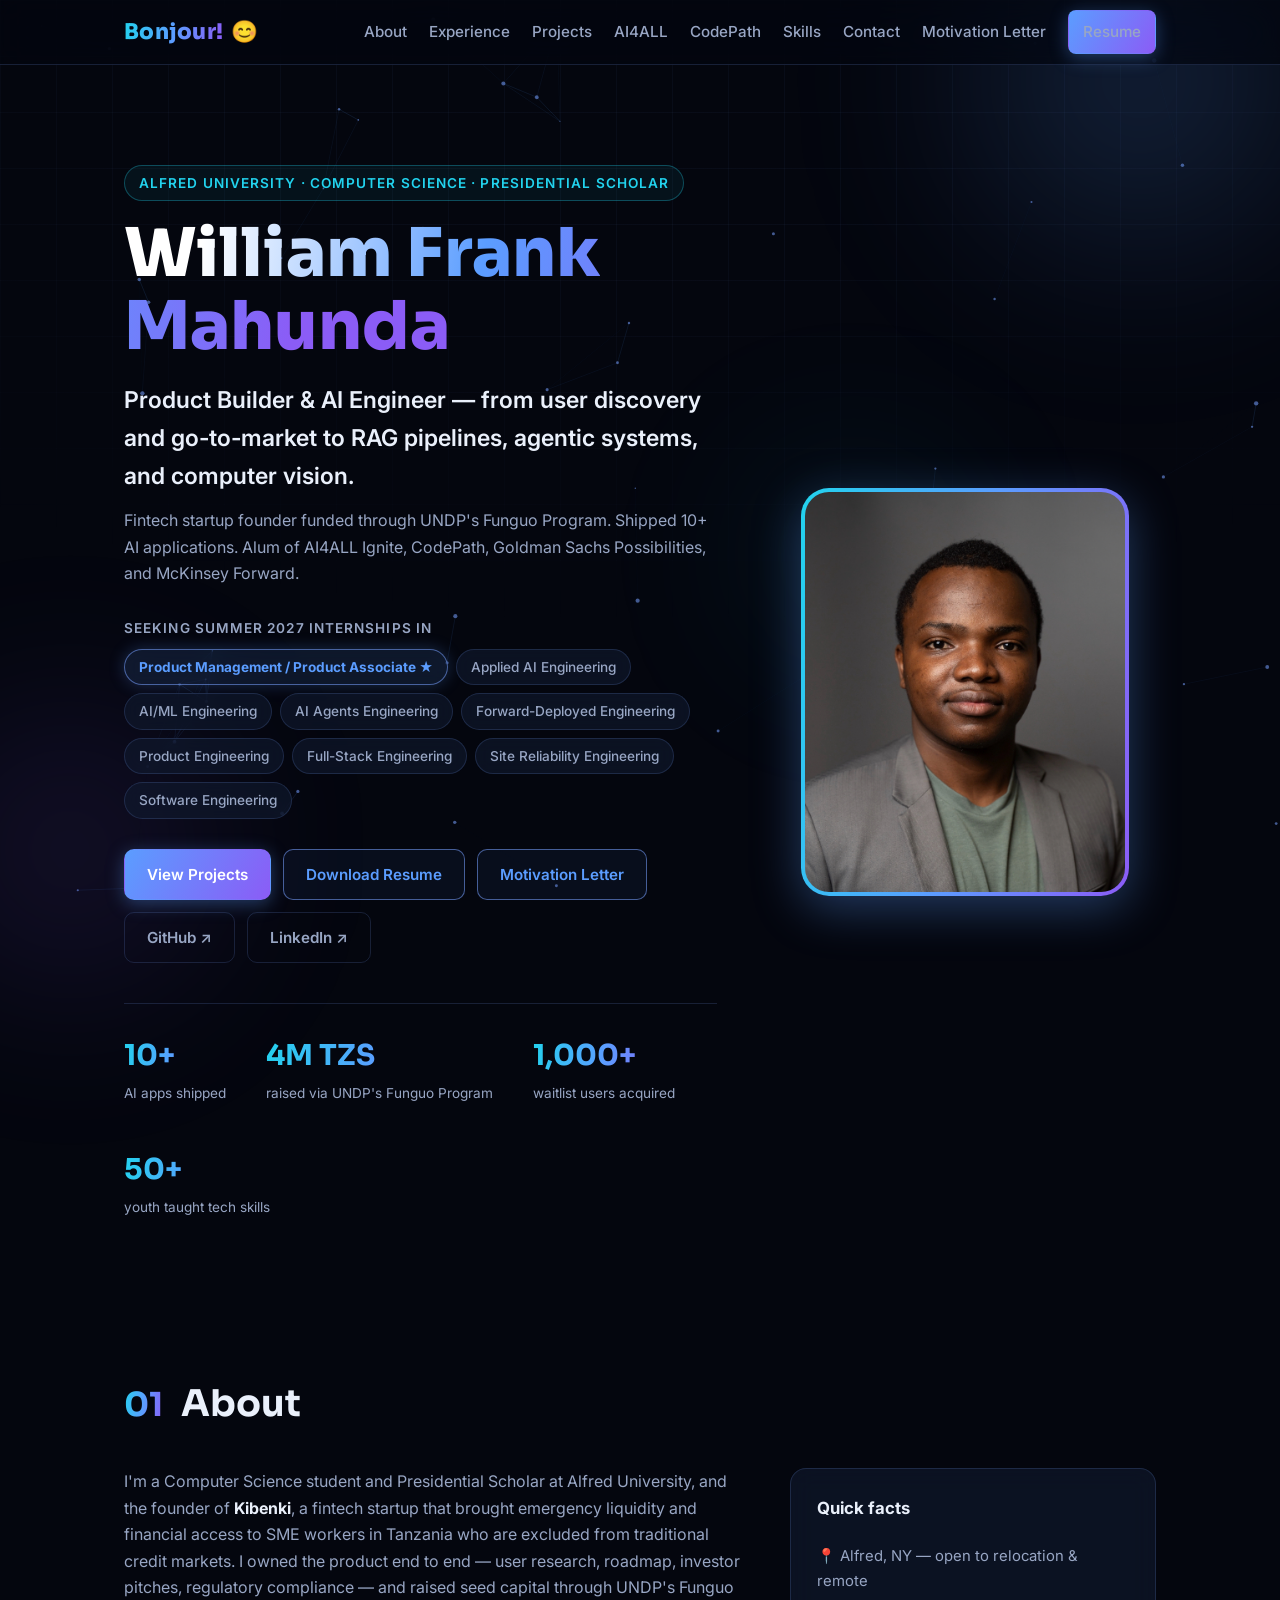
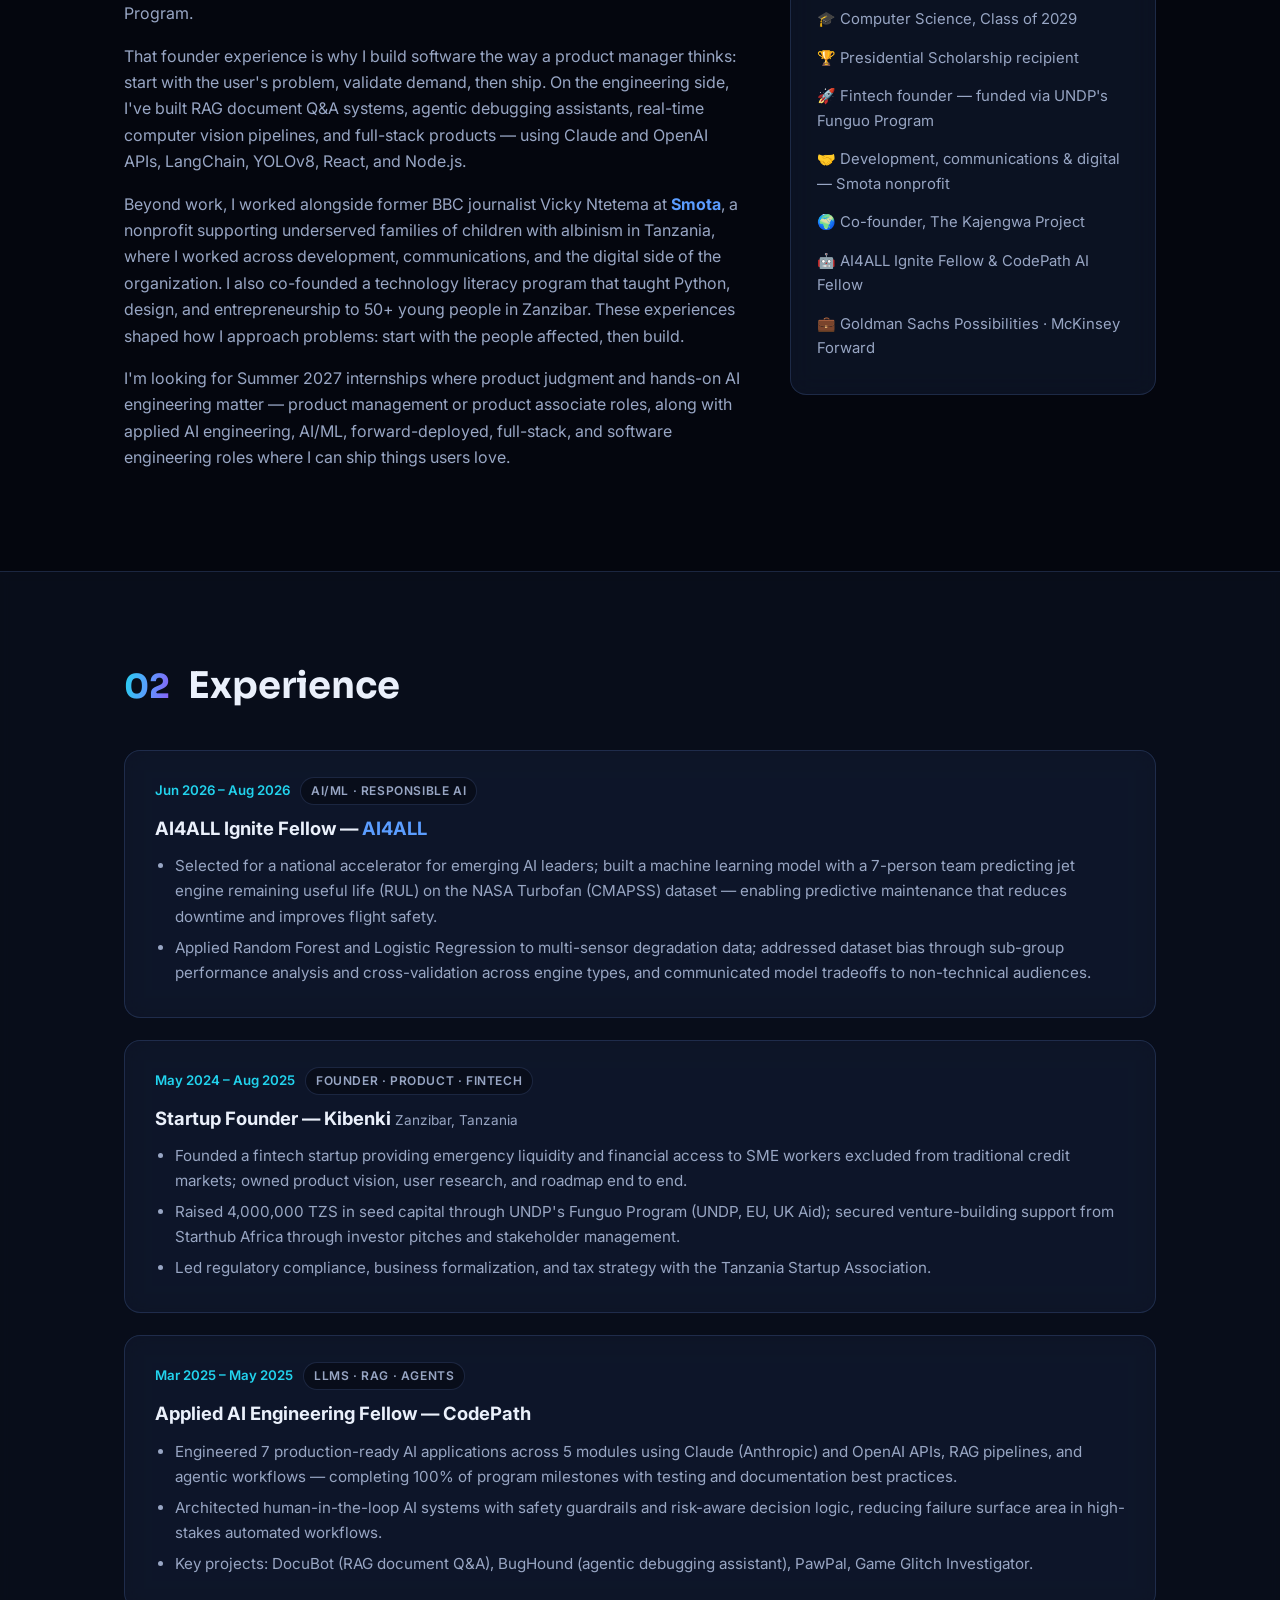
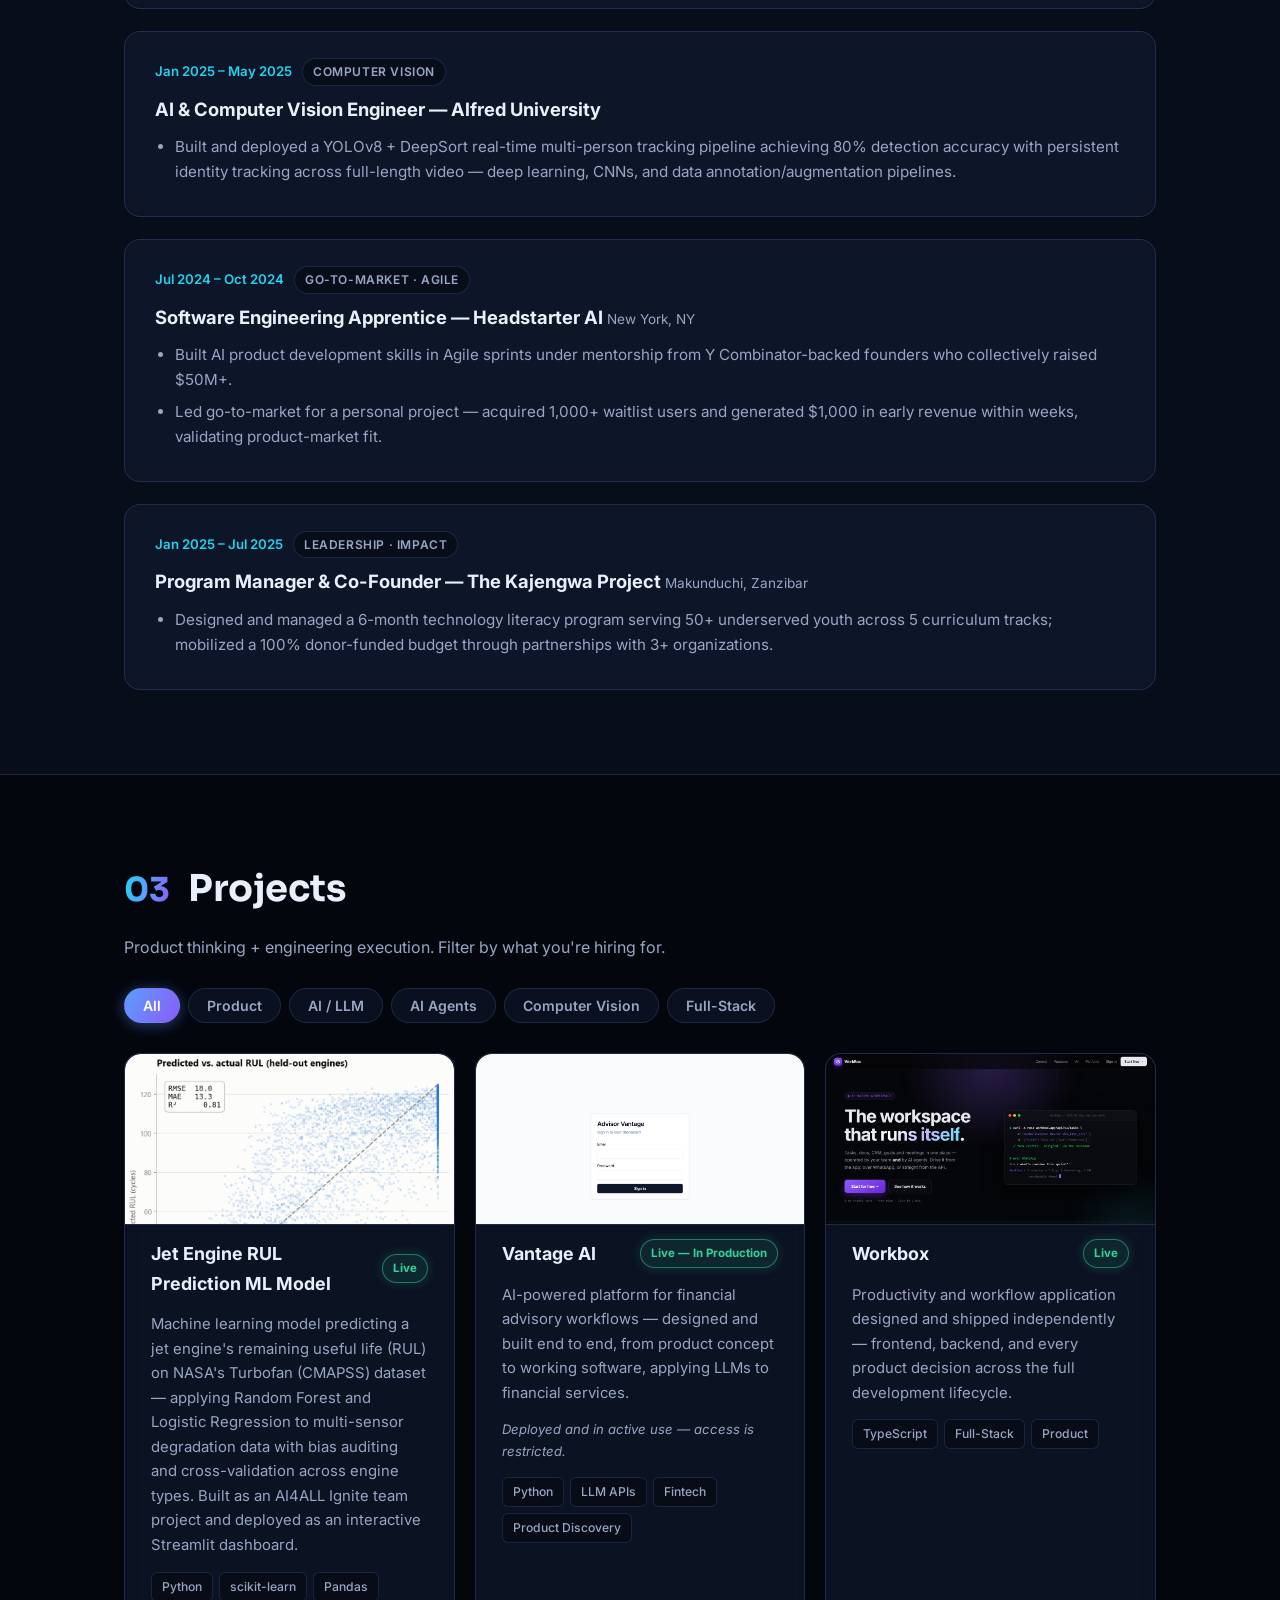
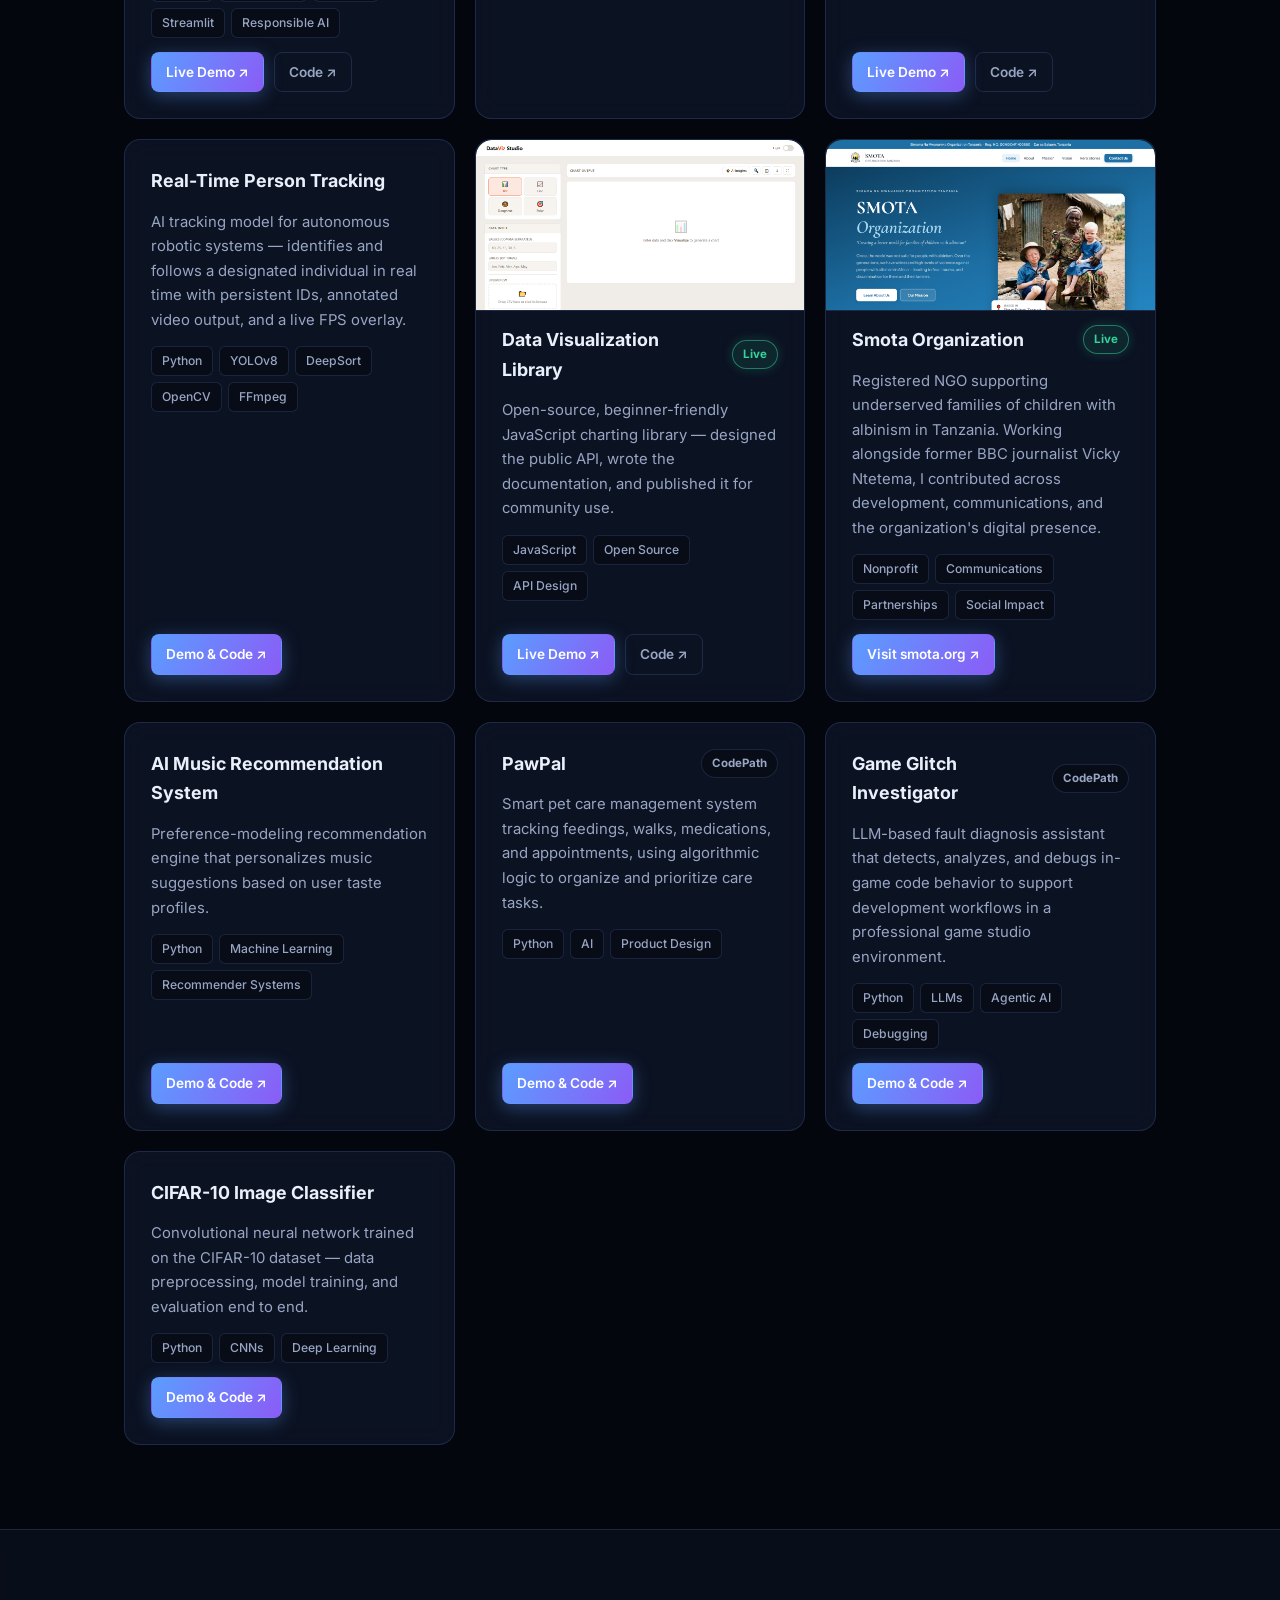
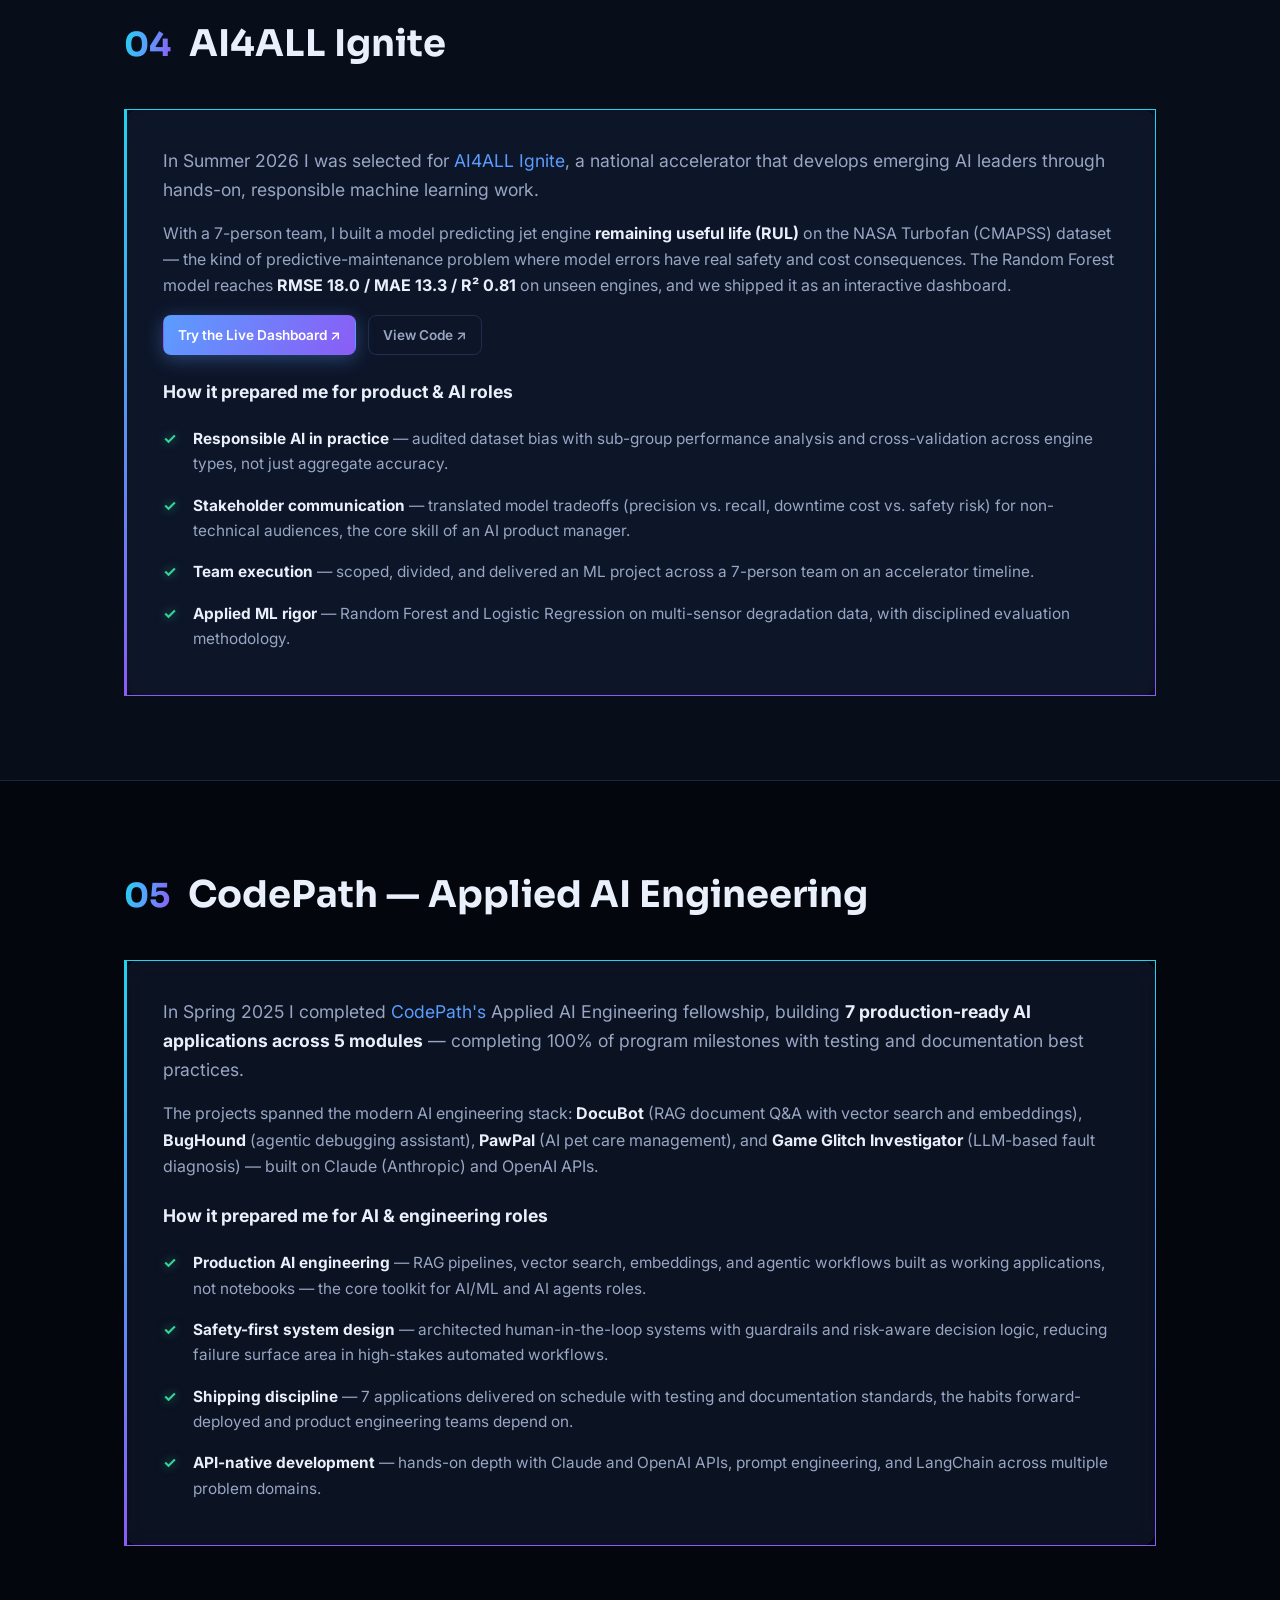
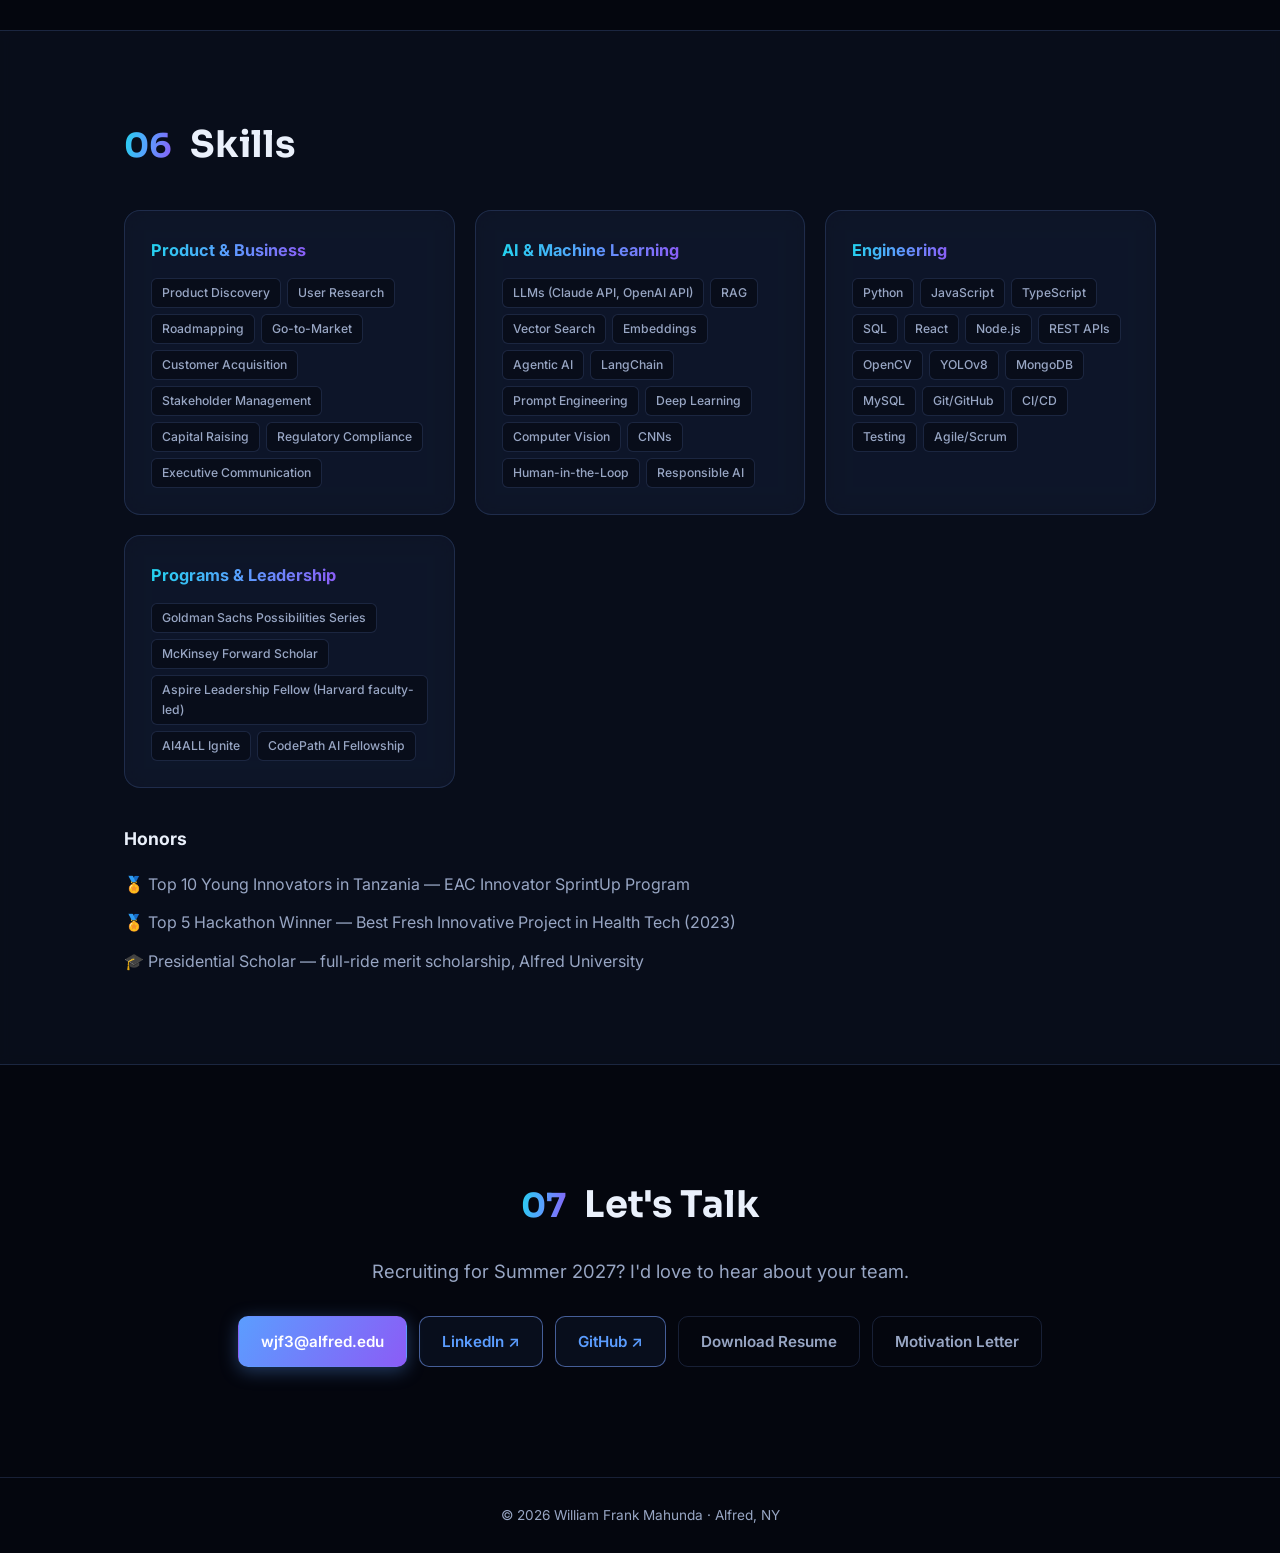
<file: index.html>
<!DOCTYPE html>
<html lang="en">
<head>
  <meta charset="UTF-8">
  <meta name="viewport" content="width=device-width, initial-scale=1.0">
  <title>William Frank Mahunda — Product & AI Engineering Portfolio</title>
  <meta name="description" content="William Frank Mahunda — Computer Science student, fintech founder, and AI product builder. Seeking Summer 2027 internships in Product Management, AI/ML, and Software Engineering.">
  <meta property="og:title" content="William Frank Mahunda — Product & AI Engineering Portfolio">
  <meta property="og:description" content="CS student and fintech founder building AI products end to end — from user discovery to RAG pipelines, agentic systems, and computer vision.">
  <meta property="og:type" content="website">
  <link rel="preconnect" href="https://fonts.googleapis.com">
  <link rel="preconnect" href="https://fonts.gstatic.com" crossorigin>
  <link href="https://fonts.googleapis.com/css2?family=Inter:wght@400;500;600;700;800&family=Sora:wght@600;700;800&display=swap" rel="stylesheet">
  <link rel="stylesheet" href="styles.css">
  <link rel="icon" type="image/svg+xml" href="assets/logo.svg">
</head>
<body>

<canvas id="bgCanvas" aria-hidden="true"></canvas>
<div class="bg-grid" aria-hidden="true"></div>
<div class="orb orb-1" aria-hidden="true"></div>
<div class="orb orb-2" aria-hidden="true"></div>
<div class="orb orb-3" aria-hidden="true"></div>

<header class="nav" id="top">
  <div class="container nav-inner">
    <a href="#top" class="brand"><span class="brand-text">Bonjour!</span> <span class="brand-emoji">😊</span></a>
    <nav class="nav-links" id="navLinks">
      <a href="#about">About</a>
      <a href="#experience">Experience</a>
      <a href="#projects">Projects</a>
      <a href="#ai4all">AI4ALL</a>
      <a href="#codepath">CodePath</a>
      <a href="#skills">Skills</a>
      <a href="#contact">Contact</a>
      <a href="motivation-letter.html">Motivation Letter</a>
      <a href="resume.html" class="btn btn-small btn-primary">Resume</a>
    </nav>
    <button class="nav-toggle" id="navToggle" aria-label="Toggle navigation">☰</button>
  </div>
</header>

<main>
  <!-- ============ HERO ============ -->
  <section class="hero">
    <div class="container hero-grid">
      <div class="hero-content">
      <p class="hero-kicker">Alfred University · Computer Science · Presidential Scholar</p>
      <h1><span class="grad-text">William Frank Mahunda</span></h1>
      <p class="hero-title">Product Builder &amp; AI Engineer — from user discovery and go-to-market to RAG pipelines, agentic systems, and computer vision.</p>
      <p class="hero-sub">Fintech startup founder funded through UNDP's Funguo Program. Shipped 10+ AI applications. Alum of AI4ALL Ignite, CodePath, Goldman Sachs Possibilities, and McKinsey Forward.</p>

      <div class="hero-roles">
        <span class="roles-label">Seeking Summer 2027 internships in</span>
        <div class="chips">
          <span class="chip chip-priority">Product Management / Product Associate ★</span>
          <span class="chip">Applied AI Engineering</span>
          <span class="chip">AI/ML Engineering</span>
          <span class="chip">AI Agents Engineering</span>
          <span class="chip">Forward-Deployed Engineering</span>
          <span class="chip">Product Engineering</span>
          <span class="chip">Full-Stack Engineering</span>
          <span class="chip">Site Reliability Engineering</span>
          <span class="chip">Software Engineering</span>
        </div>
      </div>

      <div class="hero-actions">
        <a href="#projects" class="btn btn-primary">View Projects</a>
        <a href="assets/William_Frank_Mahunda_Resume.pdf" class="btn btn-outline" download>Download Resume</a>
        <a href="motivation-letter.html" class="btn btn-outline">Motivation Letter</a>
        <a href="https://github.com/William-franklyn" class="btn btn-ghost" target="_blank" rel="noopener">GitHub ↗</a>
        <a href="https://linkedin.com/in/william-frank-mahunda" class="btn btn-ghost" target="_blank" rel="noopener">LinkedIn ↗</a>
      </div>

      <div class="hero-stats">
        <div class="stat"><strong>10+</strong><span>AI apps shipped</span></div>
        <div class="stat"><strong>4M TZS</strong><span>raised via UNDP's Funguo Program</span></div>
        <div class="stat"><strong>1,000+</strong><span>waitlist users acquired</span></div>
        <div class="stat"><strong>50+</strong><span>youth taught tech skills</span></div>
      </div>
      </div>

      <div class="hero-photo">
        <div class="photo-frame">
          <img src="assets/headshot.jpg" alt="William Frank Mahunda">
        </div>
      </div>
    </div>
  </section>

  <!-- ============ ABOUT ============ -->
  <section id="about" class="section">
    <div class="container">
      <h2><span class="section-num">01</span> About</h2>
      <div class="about-grid">
        <div>
          <p>I'm a Computer Science student and Presidential Scholar at Alfred University, and the founder of <strong>Kibenki</strong>, a fintech startup that brought emergency liquidity and financial access to SME workers in Tanzania who are excluded from traditional credit markets. I owned the product end to end — user research, roadmap, investor pitches, regulatory compliance — and raised seed capital through UNDP's Funguo Program.</p>
          <p>That founder experience is why I build software the way a product manager thinks: start with the user's problem, validate demand, then ship. On the engineering side, I've built RAG document Q&amp;A systems, agentic debugging assistants, real-time computer vision pipelines, and full-stack products — using Claude and OpenAI APIs, LangChain, YOLOv8, React, and Node.js.</p>
          <p>Beyond work, I worked alongside former BBC journalist Vicky Ntetema at <strong><a href="https://smota.org" target="_blank" rel="noopener">Smota</a></strong>, a nonprofit supporting underserved families of children with albinism in Tanzania, where I worked across development, communications, and the digital side of the organization. I also co-founded a technology literacy program that taught Python, design, and entrepreneurship to 50+ young people in Zanzibar. These experiences shaped how I approach problems: start with the people affected, then build.</p>
          <p>I'm looking for Summer 2027 internships where product judgment and hands-on AI engineering matter — product management or product associate roles, along with applied AI engineering, AI/ML, forward-deployed, full-stack, and software engineering roles where I can ship things users love.</p>
        </div>
        <div class="about-facts">
          <h3>Quick facts</h3>
          <ul>
            <li>📍 Alfred, NY — open to relocation &amp; remote</li>
            <li>🎓 Computer Science, Class of 2029</li>
            <li>🏆 Presidential Scholarship recipient</li>
            <li>🚀 Fintech founder — funded via UNDP's Funguo Program</li>
            <li>🤝 Development, communications &amp; digital — Smota nonprofit</li>
            <li>🌍 Co-founder, The Kajengwa Project</li>
            <li>🤖 AI4ALL Ignite Fellow &amp; CodePath AI Fellow</li>
            <li>💼 Goldman Sachs Possibilities · McKinsey Forward</li>
          </ul>
        </div>
      </div>
    </div>
  </section>

  <!-- ============ EXPERIENCE ============ -->
  <section id="experience" class="section section-alt">
    <div class="container">
      <h2><span class="section-num">02</span> Experience</h2>
      <div class="timeline">

        <article class="tl-item">
          <div class="tl-meta"><span class="tl-date">Jun 2026 – Aug 2026</span><span class="tl-tag">AI/ML · Responsible AI</span></div>
          <h3>AI4ALL Ignite Fellow — <a href="https://ai-4-all.org/" target="_blank" rel="noopener">AI4ALL</a></h3>
          <ul>
            <li>Selected for a national accelerator for emerging AI leaders; built a machine learning model with a 7-person team predicting jet engine remaining useful life (RUL) on the NASA Turbofan (CMAPSS) dataset — enabling predictive maintenance that reduces downtime and improves flight safety.</li>
            <li>Applied Random Forest and Logistic Regression to multi-sensor degradation data; addressed dataset bias through sub-group performance analysis and cross-validation across engine types, and communicated model tradeoffs to non-technical audiences.</li>
          </ul>
        </article>

        <article class="tl-item">
          <div class="tl-meta"><span class="tl-date">May 2024 – Aug 2025</span><span class="tl-tag">Founder · Product · Fintech</span></div>
          <h3>Startup Founder — Kibenki <span class="tl-loc">Zanzibar, Tanzania</span></h3>
          <ul>
            <li>Founded a fintech startup providing emergency liquidity and financial access to SME workers excluded from traditional credit markets; owned product vision, user research, and roadmap end to end.</li>
            <li>Raised 4,000,000 TZS in seed capital through UNDP's Funguo Program (UNDP, EU, UK Aid); secured venture-building support from Starthub Africa through investor pitches and stakeholder management.</li>
            <li>Led regulatory compliance, business formalization, and tax strategy with the Tanzania Startup Association.</li>
          </ul>
        </article>

        <article class="tl-item">
          <div class="tl-meta"><span class="tl-date">Mar 2025 – May 2025</span><span class="tl-tag">LLMs · RAG · Agents</span></div>
          <h3>Applied AI Engineering Fellow — CodePath</h3>
          <ul>
            <li>Engineered 7 production-ready AI applications across 5 modules using Claude (Anthropic) and OpenAI APIs, RAG pipelines, and agentic workflows — completing 100% of program milestones with testing and documentation best practices.</li>
            <li>Architected human-in-the-loop AI systems with safety guardrails and risk-aware decision logic, reducing failure surface area in high-stakes automated workflows.</li>
            <li>Key projects: DocuBot (RAG document Q&amp;A), BugHound (agentic debugging assistant), PawPal, Game Glitch Investigator.</li>
          </ul>
        </article>

        <article class="tl-item">
          <div class="tl-meta"><span class="tl-date">Jan 2025 – May 2025</span><span class="tl-tag">Computer Vision</span></div>
          <h3>AI &amp; Computer Vision Engineer — Alfred University</h3>
          <ul>
            <li>Built and deployed a YOLOv8 + DeepSort real-time multi-person tracking pipeline achieving 80% detection accuracy with persistent identity tracking across full-length video — deep learning, CNNs, and data annotation/augmentation pipelines.</li>
          </ul>
        </article>

        <article class="tl-item">
          <div class="tl-meta"><span class="tl-date">Jul 2024 – Oct 2024</span><span class="tl-tag">Go-to-Market · Agile</span></div>
          <h3>Software Engineering Apprentice — Headstarter AI <span class="tl-loc">New York, NY</span></h3>
          <ul>
            <li>Built AI product development skills in Agile sprints under mentorship from Y Combinator-backed founders who collectively raised $50M+.</li>
            <li>Led go-to-market for a personal project — acquired 1,000+ waitlist users and generated $1,000 in early revenue within weeks, validating product-market fit.</li>
          </ul>
        </article>

        <article class="tl-item">
          <div class="tl-meta"><span class="tl-date">Jan 2025 – Jul 2025</span><span class="tl-tag">Leadership · Impact</span></div>
          <h3>Program Manager &amp; Co-Founder — The Kajengwa Project <span class="tl-loc">Makunduchi, Zanzibar</span></h3>
          <ul>
            <li>Designed and managed a 6-month technology literacy program serving 50+ underserved youth across 5 curriculum tracks; mobilized a 100% donor-funded budget through partnerships with 3+ organizations.</li>
          </ul>
        </article>

      </div>
    </div>
  </section>

  <!-- ============ PROJECTS ============ -->
  <section id="projects" class="section">
    <div class="container">
      <h2><span class="section-num">03</span> Projects</h2>
      <p class="section-lead">Product thinking + engineering execution. Filter by what you're hiring for.</p>

      <div class="filters" id="filters">
        <button class="filter active" data-filter="all">All</button>
        <button class="filter" data-filter="product">Product</button>
        <button class="filter" data-filter="ai">AI / LLM</button>
        <button class="filter" data-filter="agents">AI Agents</button>
        <button class="filter" data-filter="cv">Computer Vision</button>
        <button class="filter" data-filter="fullstack">Full-Stack</button>
      </div>

      <div class="projects-grid" id="projectsGrid">

        <article class="card" data-tags="ai product">
          <a href="https://jet-engineml.streamlit.app" target="_blank" rel="noopener" class="card-shot"><img src="assets/jet-engine.png" alt="Jet Engine RUL Predictor — predicted vs. actual RUL (RMSE 18.0, MAE 13.3, R² 0.81)" loading="lazy"></a>
          <div class="card-head">
            <h3>Jet Engine RUL Prediction ML Model</h3>
            <span class="badge badge-live">Live</span>
          </div>
          <p>Machine learning model predicting a jet engine's remaining useful life (RUL) on NASA's Turbofan (CMAPSS) dataset — applying Random Forest and Logistic Regression to multi-sensor degradation data with bias auditing and cross-validation across engine types. Built as an AI4ALL Ignite team project and deployed as an interactive Streamlit dashboard.</p>
          <div class="tags"><span>Python</span><span>scikit-learn</span><span>Pandas</span><span>Streamlit</span><span>Responsible AI</span></div>
          <div class="card-links">
            <a href="https://jet-engineml.streamlit.app" target="_blank" rel="noopener" class="btn btn-small btn-primary">Live Demo ↗</a>
            <a href="https://github.com/William-franklyn/Jet-Engine-Predictive-Maintenance-ML" target="_blank" rel="noopener" class="btn btn-small btn-ghost">Code ↗</a>
          </div>
        </article>

        <article class="card" data-tags="product ai">
          <div class="card-shot"><img src="assets/vantage.png" alt="Vantage AI — advisor dashboard sign-in" loading="lazy"></div>
          <div class="card-head">
            <h3>Vantage AI</h3>
            <span class="badge badge-live">Live — In Production</span>
          </div>
          <p>AI-powered platform for financial advisory workflows — designed and built end to end, from product concept to working software, applying LLMs to financial services.</p>
          <p class="card-note">Deployed and in active use — access is restricted.</p>
          <div class="tags"><span>Python</span><span>LLM APIs</span><span>Fintech</span><span>Product Discovery</span></div>
        </article>

        <article class="card" data-tags="product fullstack">
          <a href="https://workbox-blue.vercel.app" target="_blank" rel="noopener" class="card-shot"><img src="assets/workbox.png" alt="Workbox — AI-native workspace landing page" loading="lazy"></a>
          <div class="card-head">
            <h3>Workbox</h3>
            <span class="badge badge-live">Live</span>
          </div>
          <p>Productivity and workflow application designed and shipped independently — frontend, backend, and every product decision across the full development lifecycle.</p>
          <div class="tags"><span>TypeScript</span><span>Full-Stack</span><span>Product</span></div>
          <div class="card-links">
            <a href="https://workbox-blue.vercel.app" target="_blank" rel="noopener" class="btn btn-small btn-primary">Live Demo ↗</a>
            <a href="https://github.com/William-franklyn/workbox" target="_blank" rel="noopener" class="btn btn-small btn-ghost">Code ↗</a>
          </div>
        </article>

        <article class="card" data-tags="cv ai">
          <div class="card-head">
            <h3>Real-Time Person Tracking</h3>
          </div>
          <p>AI tracking model for autonomous robotic systems — identifies and follows a designated individual in real time with persistent IDs, annotated video output, and a live FPS overlay.</p>
          <div class="tags"><span>Python</span><span>YOLOv8</span><span>DeepSort</span><span>OpenCV</span><span>FFmpeg</span></div>
          <div class="card-links">
            <a href="https://github.com/William-franklyn/real-time-person-tracking" target="_blank" rel="noopener" class="btn btn-small btn-primary">Demo &amp; Code ↗</a>
          </div>
        </article>

        <article class="card" data-tags="fullstack product">
          <a href="https://datavz.vercel.app" target="_blank" rel="noopener" class="card-shot"><img src="assets/dataviz.png" alt="DataViz Studio — chart builder interface" loading="lazy"></a>
          <div class="card-head">
            <h3>Data Visualization Library</h3>
            <span class="badge badge-live">Live</span>
          </div>
          <p>Open-source, beginner-friendly JavaScript charting library — designed the public API, wrote the documentation, and published it for community use.</p>
          <div class="tags"><span>JavaScript</span><span>Open Source</span><span>API Design</span></div>
          <div class="card-links">
            <a href="https://datavz.vercel.app" target="_blank" rel="noopener" class="btn btn-small btn-primary">Live Demo ↗</a>
            <a href="https://github.com/William-franklyn/data-visualization-library" target="_blank" rel="noopener" class="btn btn-small btn-ghost">Code ↗</a>
          </div>
        </article>

        <article class="card" data-tags="product">
          <a href="https://smota.org" target="_blank" rel="noopener" class="card-shot"><img src="assets/smota.png" alt="Smota Organization Tanzania website" loading="lazy"></a>
          <div class="card-head">
            <h3>Smota Organization</h3>
            <span class="badge badge-live">Live</span>
          </div>
          <p>Registered NGO supporting underserved families of children with albinism in Tanzania. Working alongside former BBC journalist Vicky Ntetema, I contributed across development, communications, and the organization's digital presence.</p>
          <div class="tags"><span>Nonprofit</span><span>Communications</span><span>Partnerships</span><span>Social Impact</span></div>
          <div class="card-links">
            <a href="https://smota.org" target="_blank" rel="noopener" class="btn btn-small btn-primary">Visit smota.org ↗</a>
          </div>
        </article>

        <article class="card" data-tags="ai">
          <div class="card-head">
            <h3>AI Music Recommendation System</h3>
          </div>
          <p>Preference-modeling recommendation engine that personalizes music suggestions based on user taste profiles.</p>
          <div class="tags"><span>Python</span><span>Machine Learning</span><span>Recommender Systems</span></div>
          <div class="card-links">
            <a href="https://github.com/William-franklyn/Music-recommendation-system-with-AI" target="_blank" rel="noopener" class="btn btn-small btn-primary">Demo &amp; Code ↗</a>
          </div>
        </article>

        <article class="card" data-tags="ai product">
          <div class="card-head">
            <h3>PawPal</h3>
            <span class="badge">CodePath</span>
          </div>
          <p>Smart pet care management system tracking feedings, walks, medications, and appointments, using algorithmic logic to organize and prioritize care tasks.</p>
          <div class="tags"><span>Python</span><span>AI</span><span>Product Design</span></div>
          <div class="card-links">
            <a href="https://github.com/William-franklyn/ai110-module2show-pawpal-starter" target="_blank" rel="noopener" class="btn btn-small btn-primary">Demo &amp; Code ↗</a>
          </div>
        </article>

        <article class="card" data-tags="agents ai">
          <div class="card-head">
            <h3>Game Glitch Investigator</h3>
            <span class="badge">CodePath</span>
          </div>
          <p>LLM-based fault diagnosis assistant that detects, analyzes, and debugs in-game code behavior to support development workflows in a professional game studio environment.</p>
          <div class="tags"><span>Python</span><span>LLMs</span><span>Agentic AI</span><span>Debugging</span></div>
          <div class="card-links">
            <a href="https://github.com/William-franklyn/ai110-module1show-gameglitchinvestigator-starter" target="_blank" rel="noopener" class="btn btn-small btn-primary">Demo &amp; Code ↗</a>
          </div>
        </article>

        <article class="card" data-tags="ai cv">
          <div class="card-head">
            <h3>CIFAR-10 Image Classifier</h3>
          </div>
          <p>Convolutional neural network trained on the CIFAR-10 dataset — data preprocessing, model training, and evaluation end to end.</p>
          <div class="tags"><span>Python</span><span>CNNs</span><span>Deep Learning</span></div>
          <div class="card-links">
            <a href="https://github.com/William-franklyn/cifar_10_machine_learning_project" target="_blank" rel="noopener" class="btn btn-small btn-primary">Demo &amp; Code ↗</a>
          </div>
        </article>

      </div>
    </div>
  </section>

  <!-- ============ AI4ALL ============ -->
  <section id="ai4all" class="section section-alt">
    <div class="container">
      <h2><span class="section-num">04</span> AI4ALL Ignite</h2>
      <div class="spotlight">
        <div>
          <p class="spotlight-lead">In Summer 2026 I was selected for <a href="https://ai-4-all.org/" target="_blank" rel="noopener">AI4ALL Ignite</a>, a national accelerator that develops emerging AI leaders through hands-on, responsible machine learning work.</p>
          <p>With a 7-person team, I built a model predicting jet engine <strong>remaining useful life (RUL)</strong> on the NASA Turbofan (CMAPSS) dataset — the kind of predictive-maintenance problem where model errors have real safety and cost consequences. The Random Forest model reaches <strong>RMSE 18.0 / MAE 13.3 / R² 0.81</strong> on unseen engines, and we shipped it as an interactive dashboard.</p>
          <div class="hero-actions" style="margin: 4px 0 18px;">
            <a href="https://jet-engineml.streamlit.app" target="_blank" rel="noopener" class="btn btn-small btn-primary">Try the Live Dashboard ↗</a>
            <a href="https://github.com/William-franklyn/Jet-Engine-Predictive-Maintenance-ML" target="_blank" rel="noopener" class="btn btn-small btn-ghost">View Code ↗</a>
          </div>
          <h3>How it prepared me for product &amp; AI roles</h3>
          <ul class="check-list">
            <li><strong>Responsible AI in practice</strong> — audited dataset bias with sub-group performance analysis and cross-validation across engine types, not just aggregate accuracy.</li>
            <li><strong>Stakeholder communication</strong> — translated model tradeoffs (precision vs. recall, downtime cost vs. safety risk) for non-technical audiences, the core skill of an AI product manager.</li>
            <li><strong>Team execution</strong> — scoped, divided, and delivered an ML project across a 7-person team on an accelerator timeline.</li>
            <li><strong>Applied ML rigor</strong> — Random Forest and Logistic Regression on multi-sensor degradation data, with disciplined evaluation methodology.</li>
          </ul>
        </div>
      </div>
    </div>
  </section>

  <!-- ============ CODEPATH ============ -->
  <section id="codepath" class="section">
    <div class="container">
      <h2><span class="section-num">05</span> CodePath — Applied AI Engineering</h2>
      <div class="spotlight">
        <div>
          <p class="spotlight-lead">In Spring 2025 I completed <a href="https://www.codepath.org/" target="_blank" rel="noopener">CodePath's</a> Applied AI Engineering fellowship, building <strong>7 production-ready AI applications across 5 modules</strong> — completing 100% of program milestones with testing and documentation best practices.</p>
          <p>The projects spanned the modern AI engineering stack: <strong>DocuBot</strong> (RAG document Q&amp;A with vector search and embeddings), <strong>BugHound</strong> (agentic debugging assistant), <strong>PawPal</strong> (AI pet care management), and <strong>Game Glitch Investigator</strong> (LLM-based fault diagnosis) — built on Claude (Anthropic) and OpenAI APIs.</p>
          <h3>How it prepared me for AI &amp; engineering roles</h3>
          <ul class="check-list">
            <li><strong>Production AI engineering</strong> — RAG pipelines, vector search, embeddings, and agentic workflows built as working applications, not notebooks — the core toolkit for AI/ML and AI agents roles.</li>
            <li><strong>Safety-first system design</strong> — architected human-in-the-loop systems with guardrails and risk-aware decision logic, reducing failure surface area in high-stakes automated workflows.</li>
            <li><strong>Shipping discipline</strong> — 7 applications delivered on schedule with testing and documentation standards, the habits forward-deployed and product engineering teams depend on.</li>
            <li><strong>API-native development</strong> — hands-on depth with Claude and OpenAI APIs, prompt engineering, and LangChain across multiple problem domains.</li>
          </ul>
        </div>
      </div>
    </div>
  </section>

  <!-- ============ SKILLS ============ -->
  <section id="skills" class="section section-alt">
    <div class="container">
      <h2><span class="section-num">06</span> Skills</h2>
      <div class="skills-grid">
        <div class="skill-group">
          <h3>Product &amp; Business</h3>
          <div class="tags"><span>Product Discovery</span><span>User Research</span><span>Roadmapping</span><span>Go-to-Market</span><span>Customer Acquisition</span><span>Stakeholder Management</span><span>Capital Raising</span><span>Regulatory Compliance</span><span>Executive Communication</span></div>
        </div>
        <div class="skill-group">
          <h3>AI &amp; Machine Learning</h3>
          <div class="tags"><span>LLMs (Claude API, OpenAI API)</span><span>RAG</span><span>Vector Search</span><span>Embeddings</span><span>Agentic AI</span><span>LangChain</span><span>Prompt Engineering</span><span>Deep Learning</span><span>Computer Vision</span><span>CNNs</span><span>Human-in-the-Loop</span><span>Responsible AI</span></div>
        </div>
        <div class="skill-group">
          <h3>Engineering</h3>
          <div class="tags"><span>Python</span><span>JavaScript</span><span>TypeScript</span><span>SQL</span><span>React</span><span>Node.js</span><span>REST APIs</span><span>OpenCV</span><span>YOLOv8</span><span>MongoDB</span><span>MySQL</span><span>Git/GitHub</span><span>CI/CD</span><span>Testing</span><span>Agile/Scrum</span></div>
        </div>
        <div class="skill-group">
          <h3>Programs &amp; Leadership</h3>
          <div class="tags"><span>Goldman Sachs Possibilities Series</span><span>McKinsey Forward Scholar</span><span>Aspire Leadership Fellow (Harvard faculty-led)</span><span>AI4ALL Ignite</span><span>CodePath AI Fellowship</span></div>
        </div>
      </div>

      <div class="honors">
        <h3>Honors</h3>
        <ul>
          <li>🏅 Top 10 Young Innovators in Tanzania — EAC Innovator SprintUp Program</li>
          <li>🏅 Top 5 Hackathon Winner — Best Fresh Innovative Project in Health Tech (2023)</li>
          <li>🎓 Presidential Scholar — full-ride merit scholarship, Alfred University</li>
        </ul>
      </div>
    </div>
  </section>

  <!-- ============ CONTACT ============ -->
  <section id="contact" class="section section-contact">
    <div class="container">
      <h2><span class="section-num">07</span> Let's Talk</h2>
      <p class="contact-lead">Recruiting for Summer 2027? I'd love to hear about your team.</p>
      <div class="hero-actions">
        <a href="mailto:wjf3@alfred.edu" class="btn btn-primary">wjf3@alfred.edu</a>
        <a href="https://linkedin.com/in/william-frank-mahunda" target="_blank" rel="noopener" class="btn btn-outline">LinkedIn ↗</a>
        <a href="https://github.com/William-franklyn" target="_blank" rel="noopener" class="btn btn-outline">GitHub ↗</a>
        <a href="assets/William_Frank_Mahunda_Resume.pdf" class="btn btn-ghost" download>Download Resume</a>
        <a href="motivation-letter.html" class="btn btn-ghost">Motivation Letter</a>
      </div>
    </div>
  </section>
</main>

<footer class="footer">
  <div class="container">
    <p><span id="visitSecret" aria-hidden="true">©</span> 2026 William Frank Mahunda · Alfred, NY</p>
  </div>
</footer>

<!-- Visitor analytics (GoatCounter). Honors the footer "don't count me" toggle via localStorage 'skipgc'. -->
<script data-goatcounter="https://williammahunda.goatcounter.com/count" async src="//gc.zgo.at/count.js"></script>
<script src="script.js"></script>
</body>
</html>
</file>
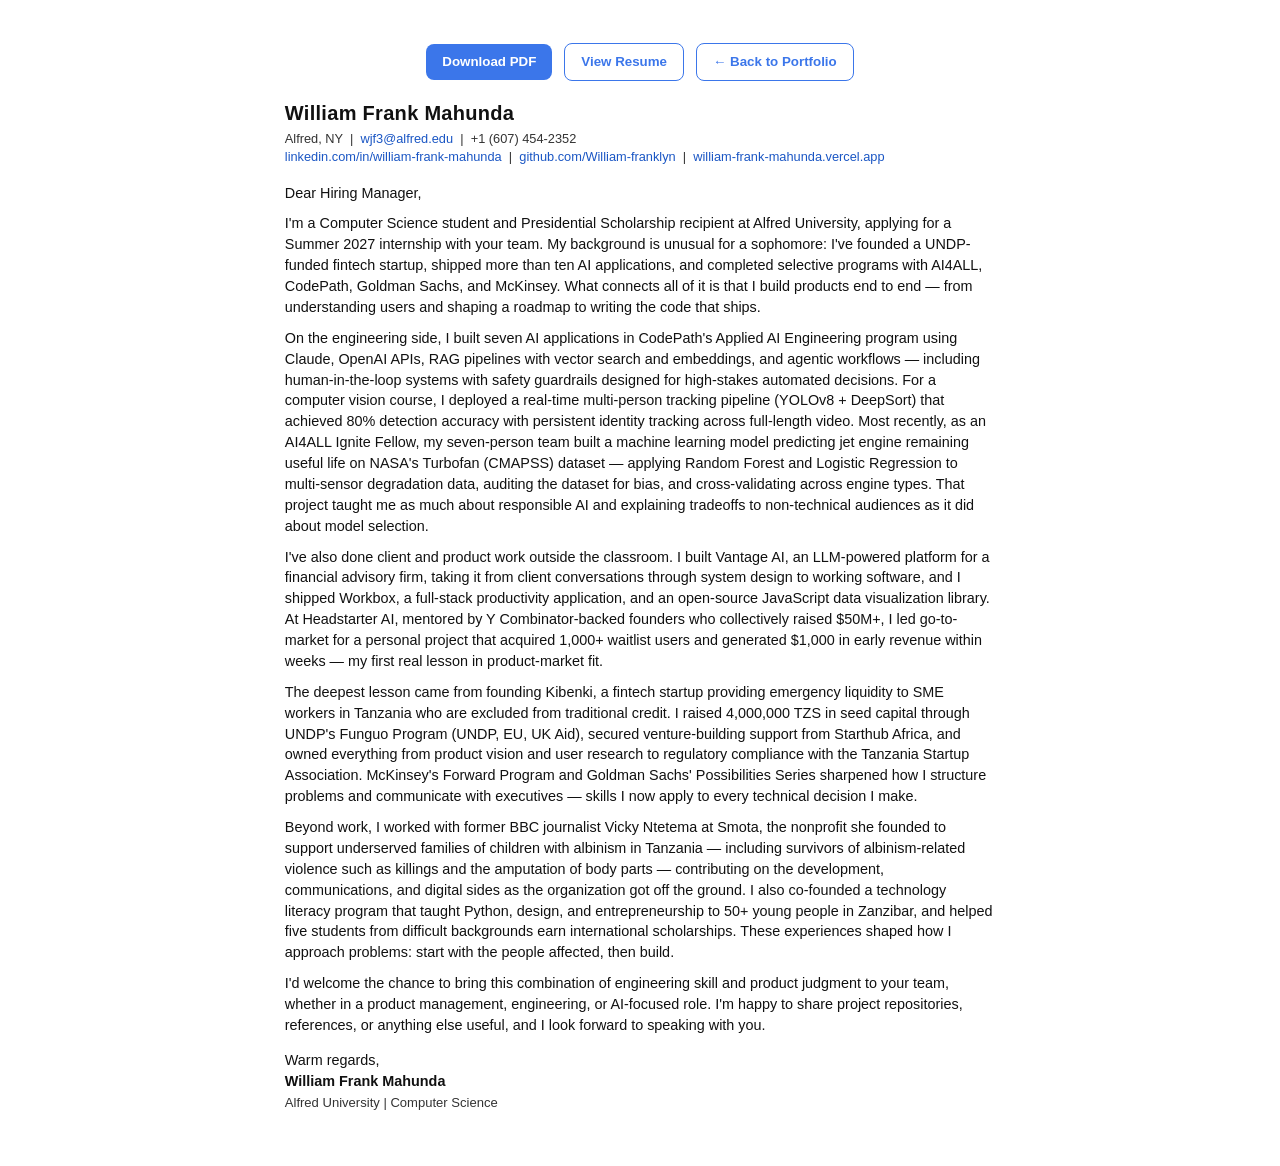
<file: motivation-letter.html>
<!DOCTYPE html>
<html lang="en">
<head>
<meta charset="UTF-8">
<meta name="viewport" content="width=device-width, initial-scale=1.0">
<title>William Frank Mahunda — Motivation Letter</title>
<style>
  :root { --ink: #111; --dim: #333; --line: #999; }
  * { margin: 0; padding: 0; box-sizing: border-box; }
  body {
    font-family: Calibri, 'Segoe UI', Arial, sans-serif;
    color: var(--ink); font-size: 10.8pt; line-height: 1.45;
    max-width: 8.5in; margin: 0 auto; padding: 0.45in 0.55in;
    background: #fff;
  }
  .toolbar { text-align: center; margin-bottom: 18px; }
  .toolbar a {
    display: inline-block; padding: 8px 16px; margin: 0 4px; border-radius: 8px;
    background: #3b76ea; color: #fff; text-decoration: none; font-weight: 600; font-size: 10pt;
  }
  .toolbar a.alt { background: #fff; color: #3b76ea; border: 1px solid #3b76ea; }
  h1 { font-size: 15pt; letter-spacing: 0.3px; }
  .contact { font-size: 9.6pt; margin: 2px 0 16px; color: var(--dim); }
  .contact a { color: #1a56c4; text-decoration: none; }
  p { margin-bottom: 10px; }
  .signoff { margin-top: 14px; }
  .signoff .name { font-weight: 700; }
  .signoff .sub { color: var(--dim); font-size: 9.8pt; }
  a { color: #1a56c4; }
  @media print {
    .toolbar { display: none; }
    body { padding: 0; }
    @page { size: letter; margin: 0.45in 0.55in; }
    a { color: var(--ink); text-decoration: none; }
    .contact a { color: #1a56c4; }
  }
</style>
</head>
<body>

<div class="toolbar">
  <a href="assets/William_Frank_Mahunda_Motivation_Letter.pdf" download>Download PDF</a>
  <a class="alt" href="resume.html">View Resume</a>
  <a class="alt" href="index.html">← Back to Portfolio</a>
</div>

<h1>William Frank Mahunda</h1>
<p class="contact">
  Alfred, NY &nbsp;|&nbsp; <a href="mailto:wjf3@alfred.edu">wjf3@alfred.edu</a> &nbsp;|&nbsp; +1 (607) 454-2352<br>
  <a href="https://linkedin.com/in/william-frank-mahunda">linkedin.com/in/william-frank-mahunda</a> &nbsp;|&nbsp;
  <a href="https://github.com/William-franklyn">github.com/William-franklyn</a> &nbsp;|&nbsp;
  <a href="https://william-frank-mahunda.vercel.app">william-frank-mahunda.vercel.app</a>
</p>

<p>Dear Hiring Manager,</p>

<p>I'm a Computer Science student and Presidential Scholarship recipient at Alfred University, applying for a Summer 2027 internship with your team. My background is unusual for a sophomore: I've founded a UNDP-funded fintech startup, shipped more than ten AI applications, and completed selective programs with AI4ALL, CodePath, Goldman Sachs, and McKinsey. What connects all of it is that I build products end to end — from understanding users and shaping a roadmap to writing the code that ships.</p>

<p>On the engineering side, I built seven AI applications in CodePath's Applied AI Engineering program using Claude, OpenAI APIs, RAG pipelines with vector search and embeddings, and agentic workflows — including human-in-the-loop systems with safety guardrails designed for high-stakes automated decisions. For a computer vision course, I deployed a real-time multi-person tracking pipeline (YOLOv8 + DeepSort) that achieved 80% detection accuracy with persistent identity tracking across full-length video. Most recently, as an AI4ALL Ignite Fellow, my seven-person team built a machine learning model predicting jet engine remaining useful life on NASA's Turbofan (CMAPSS) dataset — applying Random Forest and Logistic Regression to multi-sensor degradation data, auditing the dataset for bias, and cross-validating across engine types. That project taught me as much about responsible AI and explaining tradeoffs to non-technical audiences as it did about model selection.</p>

<p>I've also done client and product work outside the classroom. I built Vantage AI, an LLM-powered platform for a financial advisory firm, taking it from client conversations through system design to working software, and I shipped Workbox, a full-stack productivity application, and an open-source JavaScript data visualization library. At Headstarter AI, mentored by Y Combinator-backed founders who collectively raised $50M+, I led go-to-market for a personal project that acquired 1,000+ waitlist users and generated $1,000 in early revenue within weeks — my first real lesson in product-market fit.</p>

<p>The deepest lesson came from founding Kibenki, a fintech startup providing emergency liquidity to SME workers in Tanzania who are excluded from traditional credit. I raised 4,000,000 TZS in seed capital through UNDP's Funguo Program (UNDP, EU, UK Aid), secured venture-building support from Starthub Africa, and owned everything from product vision and user research to regulatory compliance with the Tanzania Startup Association. McKinsey's Forward Program and Goldman Sachs' Possibilities Series sharpened how I structure problems and communicate with executives — skills I now apply to every technical decision I make.</p>

<p>Beyond work, I worked with former BBC journalist Vicky Ntetema at Smota, the nonprofit she founded to support underserved families of children with albinism in Tanzania — including survivors of albinism-related violence such as killings and the amputation of body parts — contributing on the development, communications, and digital sides as the organization got off the ground. I also co-founded a technology literacy program that taught Python, design, and entrepreneurship to 50+ young people in Zanzibar, and helped five students from difficult backgrounds earn international scholarships. These experiences shaped how I approach problems: start with the people affected, then build.</p>

<p>I'd welcome the chance to bring this combination of engineering skill and product judgment to your team, whether in a product management, engineering, or AI-focused role. I'm happy to share project repositories, references, or anything else useful, and I look forward to speaking with you.</p>

<div class="signoff">
  <p>Warm regards,<br>
  <span class="name">William Frank Mahunda</span><br>
  <span class="sub">Alfred University | Computer Science</span></p>
</div>

<!-- Visitor analytics (GoatCounter). Honors localStorage 'skipgc' to exclude your own visits. -->
<script data-goatcounter="https://williammahunda.goatcounter.com/count" async src="//gc.zgo.at/count.js"></script>
</body>
</html>
</file>
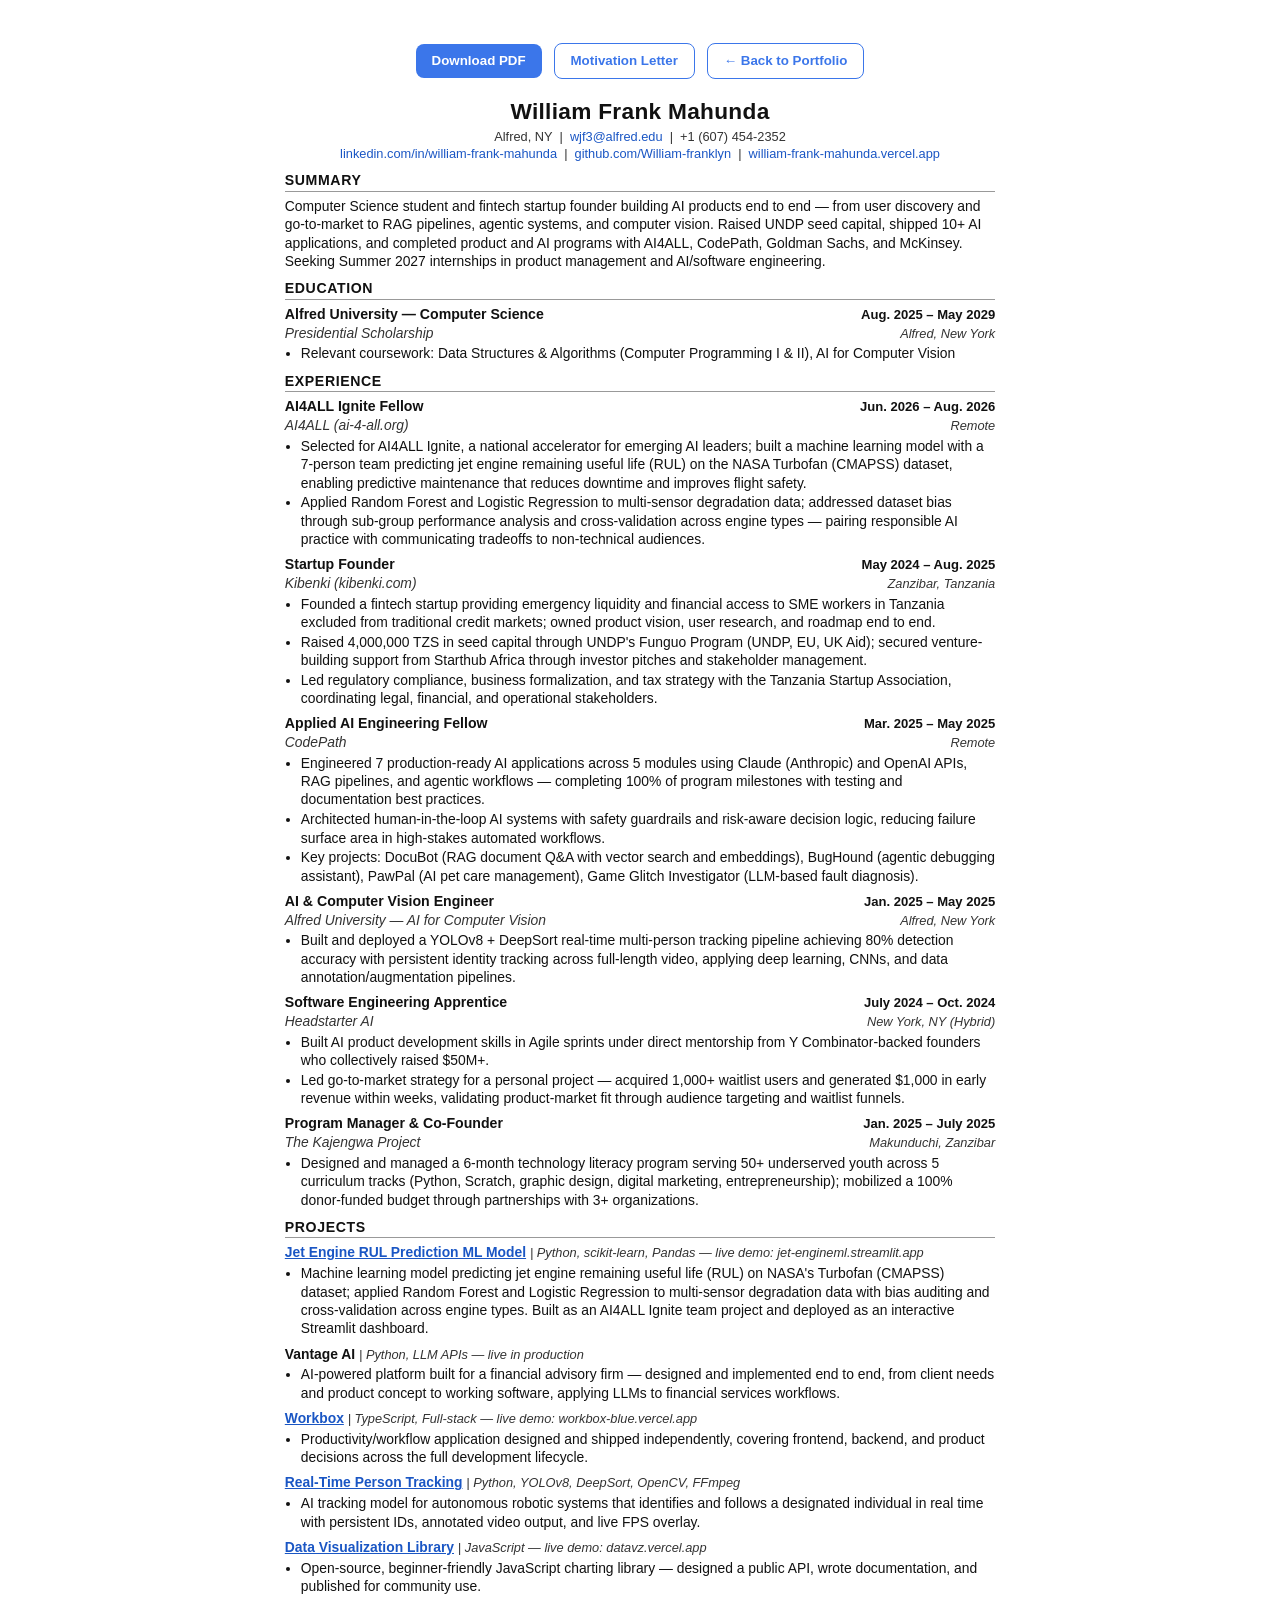
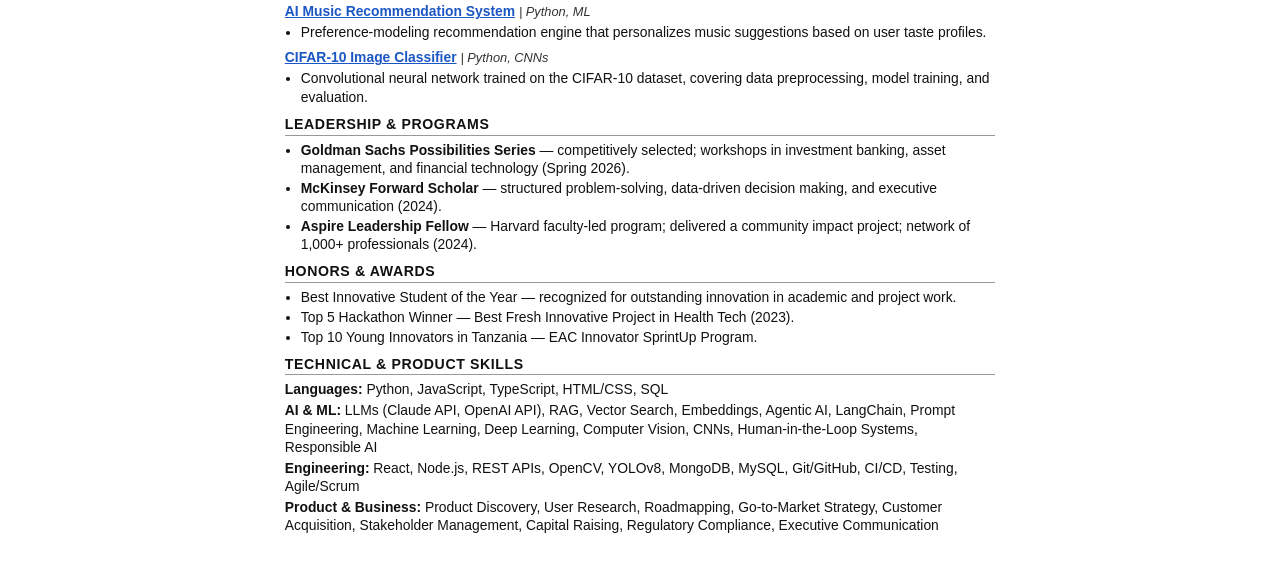
<file: resume.html>
<!DOCTYPE html>
<html lang="en">
<head>
<meta charset="UTF-8">
<meta name="viewport" content="width=device-width, initial-scale=1.0">
<title>William Frank Mahunda — Resume</title>
<style>
  :root { --ink: #111; --dim: #333; --line: #999; }
  * { margin: 0; padding: 0; box-sizing: border-box; }
  body {
    font-family: Calibri, 'Segoe UI', Arial, sans-serif;
    color: var(--ink); font-size: 10.4pt; line-height: 1.32;
    max-width: 8.5in; margin: 0 auto; padding: 0.45in 0.55in;
    background: #fff;
  }
  .toolbar { text-align: center; margin-bottom: 18px; }
  .toolbar a {
    display: inline-block; padding: 8px 16px; margin: 0 4px; border-radius: 8px;
    background: #3b76ea; color: #fff; text-decoration: none; font-weight: 600; font-size: 10pt;
  }
  .toolbar a.alt { background: #fff; color: #3b76ea; border: 1px solid #3b76ea; }
  h1 { font-size: 17pt; text-align: center; letter-spacing: 0.3px; }
  .contact { text-align: center; font-size: 9.6pt; margin: 2px 0 8px; color: var(--dim); }
  .contact a { color: #1a56c4; text-decoration: none; }
  h2 {
    font-size: 10.6pt; text-transform: uppercase; letter-spacing: 0.6px;
    border-bottom: 1px solid var(--line); padding-bottom: 1px; margin: 9px 0 5px;
  }
  .row { display: flex; justify-content: space-between; align-items: baseline; }
  .role { font-weight: 700; font-size: 10.6pt; }
  .org { font-style: italic; color: var(--dim); }
  .date { font-weight: 700; white-space: nowrap; font-size: 9.8pt; }
  .loc { font-style: italic; color: var(--dim); white-space: nowrap; font-size: 9.6pt; }
  ul { padding-left: 16px; margin: 2px 0 7px; }
  li { margin-bottom: 1.5px; }
  .proj-name { font-weight: 700; }
  .proj-stack { font-style: italic; color: var(--dim); font-size: 9.6pt; }
  .skills p { margin-bottom: 2.5px; }
  a { color: #1a56c4; }
  @media print {
    .toolbar { display: none; }
    body { padding: 0; }
    @page { size: letter; margin: 0.45in 0.55in; }
    a { color: var(--ink); text-decoration: none; }
    .contact a { color: #1a56c4; }
  }
</style>
</head>
<body>

<div class="toolbar">
  <a href="assets/William_Frank_Mahunda_Resume.pdf" download>Download PDF</a>
  <a class="alt" href="motivation-letter.html">Motivation Letter</a>
  <a class="alt" href="index.html">← Back to Portfolio</a>
</div>

<h1>William Frank Mahunda</h1>
<p class="contact">
  Alfred, NY &nbsp;|&nbsp; <a href="mailto:wjf3@alfred.edu">wjf3@alfred.edu</a> &nbsp;|&nbsp; +1 (607) 454-2352<br>
  <a href="https://linkedin.com/in/william-frank-mahunda">linkedin.com/in/william-frank-mahunda</a> &nbsp;|&nbsp;
  <a href="https://github.com/William-franklyn">github.com/William-franklyn</a> &nbsp;|&nbsp;
  <a href="https://william-frank-mahunda.vercel.app">william-frank-mahunda.vercel.app</a>
</p>

<h2>Summary</h2>
<p>Computer Science student and fintech startup founder building AI products end to end — from user discovery and go-to-market to RAG pipelines, agentic systems, and computer vision. Raised UNDP seed capital, shipped 10+ AI applications, and completed product and AI programs with AI4ALL, CodePath, Goldman Sachs, and McKinsey. Seeking Summer 2027 internships in product management and AI/software engineering.</p>

<h2>Education</h2>
<div class="row"><span class="role">Alfred University — Computer Science</span><span class="date">Aug. 2025 – May 2029</span></div>
<div class="row"><span class="org">Presidential Scholarship</span><span class="loc">Alfred, New York</span></div>
<ul><li>Relevant coursework: Data Structures &amp; Algorithms (Computer Programming I &amp; II), AI for Computer Vision</li></ul>

<h2>Experience</h2>

<div class="row"><span class="role">AI4ALL Ignite Fellow</span><span class="date">Jun. 2026 – Aug. 2026</span></div>
<div class="row"><span class="org">AI4ALL (ai-4-all.org)</span><span class="loc">Remote</span></div>
<ul>
  <li>Selected for AI4ALL Ignite, a national accelerator for emerging AI leaders; built a machine learning model with a 7-person team predicting jet engine remaining useful life (RUL) on the NASA Turbofan (CMAPSS) dataset, enabling predictive maintenance that reduces downtime and improves flight safety.</li>
  <li>Applied Random Forest and Logistic Regression to multi-sensor degradation data; addressed dataset bias through sub-group performance analysis and cross-validation across engine types — pairing responsible AI practice with communicating tradeoffs to non-technical audiences.</li>
</ul>

<div class="row"><span class="role">Startup Founder</span><span class="date">May 2024 – Aug. 2025</span></div>
<div class="row"><span class="org">Kibenki (kibenki.com)</span><span class="loc">Zanzibar, Tanzania</span></div>
<ul>
  <li>Founded a fintech startup providing emergency liquidity and financial access to SME workers in Tanzania excluded from traditional credit markets; owned product vision, user research, and roadmap end to end.</li>
  <li>Raised 4,000,000 TZS in seed capital through UNDP's Funguo Program (UNDP, EU, UK Aid); secured venture-building support from Starthub Africa through investor pitches and stakeholder management.</li>
  <li>Led regulatory compliance, business formalization, and tax strategy with the Tanzania Startup Association, coordinating legal, financial, and operational stakeholders.</li>
</ul>

<div class="row"><span class="role">Applied AI Engineering Fellow</span><span class="date">Mar. 2025 – May 2025</span></div>
<div class="row"><span class="org">CodePath</span><span class="loc">Remote</span></div>
<ul>
  <li>Engineered 7 production-ready AI applications across 5 modules using Claude (Anthropic) and OpenAI APIs, RAG pipelines, and agentic workflows — completing 100% of program milestones with testing and documentation best practices.</li>
  <li>Architected human-in-the-loop AI systems with safety guardrails and risk-aware decision logic, reducing failure surface area in high-stakes automated workflows.</li>
  <li>Key projects: DocuBot (RAG document Q&amp;A with vector search and embeddings), BugHound (agentic debugging assistant), PawPal (AI pet care management), Game Glitch Investigator (LLM-based fault diagnosis).</li>
</ul>

<div class="row"><span class="role">AI &amp; Computer Vision Engineer</span><span class="date">Jan. 2025 – May 2025</span></div>
<div class="row"><span class="org">Alfred University — AI for Computer Vision</span><span class="loc">Alfred, New York</span></div>
<ul>
  <li>Built and deployed a YOLOv8 + DeepSort real-time multi-person tracking pipeline achieving 80% detection accuracy with persistent identity tracking across full-length video, applying deep learning, CNNs, and data annotation/augmentation pipelines.</li>
</ul>

<div class="row"><span class="role">Software Engineering Apprentice</span><span class="date">July 2024 – Oct. 2024</span></div>
<div class="row"><span class="org">Headstarter AI</span><span class="loc">New York, NY (Hybrid)</span></div>
<ul>
  <li>Built AI product development skills in Agile sprints under direct mentorship from Y Combinator-backed founders who collectively raised $50M+.</li>
  <li>Led go-to-market strategy for a personal project — acquired 1,000+ waitlist users and generated $1,000 in early revenue within weeks, validating product-market fit through audience targeting and waitlist funnels.</li>
</ul>

<div class="row"><span class="role">Program Manager &amp; Co-Founder</span><span class="date">Jan. 2025 – July 2025</span></div>
<div class="row"><span class="org">The Kajengwa Project</span><span class="loc">Makunduchi, Zanzibar</span></div>
<ul>
  <li>Designed and managed a 6-month technology literacy program serving 50+ underserved youth across 5 curriculum tracks (Python, Scratch, graphic design, digital marketing, entrepreneurship); mobilized a 100% donor-funded budget through partnerships with 3+ organizations.</li>
</ul>

<h2>Projects</h2>
<p><span class="proj-name"><a href="https://jet-engineml.streamlit.app">Jet Engine RUL Prediction ML Model</a></span> <span class="proj-stack">| Python, scikit-learn, Pandas — live demo: jet-engineml.streamlit.app</span></p>
<ul><li>Machine learning model predicting jet engine remaining useful life (RUL) on NASA's Turbofan (CMAPSS) dataset; applied Random Forest and Logistic Regression to multi-sensor degradation data with bias auditing and cross-validation across engine types. Built as an AI4ALL Ignite team project and deployed as an interactive Streamlit dashboard.</li></ul>
<p><span class="proj-name">Vantage AI</span> <span class="proj-stack">| Python, LLM APIs — live in production</span></p>
<ul><li>AI-powered platform built for a financial advisory firm — designed and implemented end to end, from client needs and product concept to working software, applying LLMs to financial services workflows.</li></ul>
<p><span class="proj-name"><a href="https://workbox-blue.vercel.app">Workbox</a></span> <span class="proj-stack">| TypeScript, Full-stack — live demo: workbox-blue.vercel.app</span></p>
<ul><li>Productivity/workflow application designed and shipped independently, covering frontend, backend, and product decisions across the full development lifecycle.</li></ul>
<p><span class="proj-name"><a href="https://github.com/William-franklyn/real-time-person-tracking">Real-Time Person Tracking</a></span> <span class="proj-stack">| Python, YOLOv8, DeepSort, OpenCV, FFmpeg</span></p>
<ul><li>AI tracking model for autonomous robotic systems that identifies and follows a designated individual in real time with persistent IDs, annotated video output, and live FPS overlay.</li></ul>
<p><span class="proj-name"><a href="https://datavz.vercel.app">Data Visualization Library</a></span> <span class="proj-stack">| JavaScript — live demo: datavz.vercel.app</span></p>
<ul><li>Open-source, beginner-friendly JavaScript charting library — designed a public API, wrote documentation, and published for community use.</li></ul>
<p><span class="proj-name"><a href="https://github.com/William-franklyn/Music-recommendation-system-with-AI">AI Music Recommendation System</a></span> <span class="proj-stack">| Python, ML</span></p>
<ul><li>Preference-modeling recommendation engine that personalizes music suggestions based on user taste profiles.</li></ul>
<p><span class="proj-name"><a href="https://github.com/William-franklyn/cifar_10_machine_learning_project">CIFAR-10 Image Classifier</a></span> <span class="proj-stack">| Python, CNNs</span></p>
<ul><li>Convolutional neural network trained on the CIFAR-10 dataset, covering data preprocessing, model training, and evaluation.</li></ul>

<h2>Leadership &amp; Programs</h2>
<ul>
  <li><strong>Goldman Sachs Possibilities Series</strong> — competitively selected; workshops in investment banking, asset management, and financial technology (Spring 2026).</li>
  <li><strong>McKinsey Forward Scholar</strong> — structured problem-solving, data-driven decision making, and executive communication (2024).</li>
  <li><strong>Aspire Leadership Fellow</strong> — Harvard faculty-led program; delivered a community impact project; network of 1,000+ professionals (2024).</li>
</ul>

<h2>Honors &amp; Awards</h2>
<ul>
  <li>Best Innovative Student of the Year — recognized for outstanding innovation in academic and project work.</li>
  <li>Top 5 Hackathon Winner — Best Fresh Innovative Project in Health Tech (2023).</li>
  <li>Top 10 Young Innovators in Tanzania — EAC Innovator SprintUp Program.</li>
</ul>

<h2>Technical &amp; Product Skills</h2>
<div class="skills">
  <p><strong>Languages:</strong> Python, JavaScript, TypeScript, HTML/CSS, SQL</p>
  <p><strong>AI &amp; ML:</strong> LLMs (Claude API, OpenAI API), RAG, Vector Search, Embeddings, Agentic AI, LangChain, Prompt Engineering, Machine Learning, Deep Learning, Computer Vision, CNNs, Human-in-the-Loop Systems, Responsible AI</p>
  <p><strong>Engineering:</strong> React, Node.js, REST APIs, OpenCV, YOLOv8, MongoDB, MySQL, Git/GitHub, CI/CD, Testing, Agile/Scrum</p>
  <p><strong>Product &amp; Business:</strong> Product Discovery, User Research, Roadmapping, Go-to-Market Strategy, Customer Acquisition, Stakeholder Management, Capital Raising, Regulatory Compliance, Executive Communication</p>
</div>

<!-- Visitor analytics (GoatCounter). Honors localStorage 'skipgc' to exclude your own visits. -->
<script data-goatcounter="https://williammahunda.goatcounter.com/count" async src="//gc.zgo.at/count.js"></script>
</body>
</html>
</file>
<file: styles.css>
/* ===== Design tokens ===== */
:root {
  --bg: #04060e;
  --bg-alt: rgba(13, 20, 38, 0.55);
  --surface: rgba(17, 26, 48, 0.62);
  --surface-solid: #111a30;
  --border: rgba(96, 130, 200, 0.22);
  --border-bright: rgba(120, 160, 255, 0.55);
  --text: #eaf0fb;
  --text-dim: #98a6c4;
  --accent: #5b9dff;
  --accent-2: #8b5cf6;
  --accent-3: #22d3ee;
  --accent-strong: #3b76ea;
  --accent-soft: rgba(91, 157, 255, 0.12);
  --green: #34d399;
  --radius: 16px;
  --glow: 0 0 24px rgba(91, 157, 255, 0.25);
  --grad: linear-gradient(100deg, var(--accent-3), var(--accent), var(--accent-2));
  --font-body: 'Inter', -apple-system, BlinkMacSystemFont, 'Segoe UI', sans-serif;
  --font-display: 'Sora', 'Inter', sans-serif;
}

* { margin: 0; padding: 0; box-sizing: border-box; }
html { scroll-behavior: smooth; scroll-padding-top: 80px; }
body {
  font-family: var(--font-body);
  background: var(--bg);
  color: var(--text);
  line-height: 1.65;
  -webkit-font-smoothing: antialiased;
  overflow-x: hidden;
}
.container { max-width: 1080px; margin: 0 auto; padding: 0 24px; position: relative; }
a { color: var(--accent); text-decoration: none; }
a:hover { text-decoration: underline; }
main, .nav, .footer { position: relative; z-index: 2; }

/* ===== Futuristic background layers ===== */
#bgCanvas {
  position: fixed; inset: 0; z-index: 0; pointer-events: none;
}
.bg-grid {
  position: fixed; inset: 0; z-index: 0; pointer-events: none;
  background-image:
    linear-gradient(rgba(96, 130, 200, 0.055) 1px, transparent 1px),
    linear-gradient(90deg, rgba(96, 130, 200, 0.055) 1px, transparent 1px);
  background-size: 56px 56px;
  mask-image: radial-gradient(ellipse 90% 70% at 50% 0%, #000 40%, transparent 100%);
  -webkit-mask-image: radial-gradient(ellipse 90% 70% at 50% 0%, #000 40%, transparent 100%);
}
.orb {
  position: fixed; border-radius: 50%; filter: blur(90px); opacity: 0.5;
  z-index: 0; pointer-events: none; will-change: transform;
}
.orb-1 { width: 520px; height: 520px; top: -180px; right: -120px;
  background: radial-gradient(circle, rgba(91,157,255,0.5), transparent 65%);
  animation: drift1 26s ease-in-out infinite alternate; }
.orb-2 { width: 420px; height: 420px; bottom: -160px; left: -140px;
  background: radial-gradient(circle, rgba(139,92,246,0.4), transparent 65%);
  animation: drift2 32s ease-in-out infinite alternate; }
.orb-3 { width: 300px; height: 300px; top: 45%; left: 55%;
  background: radial-gradient(circle, rgba(34,211,238,0.28), transparent 65%);
  animation: drift3 38s ease-in-out infinite alternate; }
@keyframes drift1 { to { transform: translate(-90px, 70px) scale(1.12); } }
@keyframes drift2 { to { transform: translate(80px, -60px) scale(1.08); } }
@keyframes drift3 { to { transform: translate(-70px, -90px) scale(0.92); } }
@media (prefers-reduced-motion: reduce) {
  .orb { animation: none; }
}

/* ===== Nav ===== */
.nav {
  position: sticky; top: 0; z-index: 100;
  background: rgba(4, 6, 14, 0.72);
  backdrop-filter: blur(16px) saturate(1.4);
  -webkit-backdrop-filter: blur(16px) saturate(1.4);
  border-bottom: 1px solid var(--border);
}
.nav-inner { display: flex; align-items: center; justify-content: space-between; height: 64px; }
.brand {
  font-family: var(--font-display); font-weight: 800; font-size: 1.35rem;
  color: var(--text); letter-spacing: 0.02em;
}
.brand-text { background: var(--grad); -webkit-background-clip: text; background-clip: text; color: transparent; }
.brand { display: inline-flex; align-items: center; gap: 8px; }
.brand-emoji { -webkit-text-fill-color: initial; }
.brand:hover { text-decoration: none; }
.nav-links { display: flex; align-items: center; gap: 22px; }
.nav-links a { color: var(--text-dim); font-weight: 500; font-size: 0.95rem; transition: color 0.15s ease; }
.nav-links a:hover { color: var(--text); text-decoration: none; text-shadow: 0 0 12px rgba(91,157,255,0.6); }
.nav-toggle { display: none; background: none; border: none; color: var(--text); font-size: 1.5rem; cursor: pointer; }

/* ===== Buttons ===== */
.btn {
  display: inline-block; padding: 12px 22px; border-radius: 10px;
  font-weight: 600; font-size: 0.95rem; transition: all 0.18s ease;
  border: 1px solid transparent; cursor: pointer;
}
.btn:hover { text-decoration: none; transform: translateY(-2px); }
.btn-primary {
  background: linear-gradient(120deg, var(--accent), var(--accent-2));
  color: #fff; box-shadow: 0 4px 18px rgba(91, 157, 255, 0.35);
}
.btn-primary:hover { box-shadow: 0 6px 28px rgba(139, 92, 246, 0.5); }
.btn-outline { border-color: var(--border-bright); color: var(--accent); background: rgba(91,157,255,0.06); }
.btn-outline:hover { background: var(--accent-soft); box-shadow: var(--glow); }
.btn-ghost { color: var(--text-dim); border-color: var(--border); }
.btn-ghost:hover { color: var(--text); border-color: var(--border-bright); box-shadow: var(--glow); }
.btn-small { padding: 8px 14px; font-size: 0.85rem; border-radius: 8px; }

/* ===== Hero ===== */
.hero { padding: 100px 0 70px; position: relative; }
.hero-grid { display: grid; grid-template-columns: 1.55fr 1fr; gap: 56px; align-items: center; }
.hero-photo { display: flex; justify-content: center; }
.photo-frame {
  padding: 4px; border-radius: 28px; background: var(--grad);
  box-shadow: 0 12px 48px rgba(91, 157, 255, 0.35);
  animation: photoGlow 5s ease-in-out infinite alternate;
}
.photo-frame img {
  display: block; width: 100%; max-width: 320px; border-radius: 24px;
  object-fit: cover; aspect-ratio: 4 / 5;
}
@keyframes photoGlow {
  from { box-shadow: 0 12px 48px rgba(91, 157, 255, 0.3); }
  to { box-shadow: 0 12px 56px rgba(139, 92, 246, 0.45); }
}
@media (prefers-reduced-motion: reduce) { .photo-frame { animation: none; } }
.hero-kicker {
  display: inline-block; color: var(--accent-3); font-weight: 600; font-size: 0.85rem;
  letter-spacing: 0.08em; text-transform: uppercase; margin-bottom: 16px;
  padding: 6px 14px; border: 1px solid rgba(34, 211, 238, 0.3); border-radius: 999px;
  background: rgba(34, 211, 238, 0.06);
}
.hero h1 { font-family: var(--font-display); font-size: clamp(2.4rem, 6vw, 4.2rem); font-weight: 800; line-height: 1.08; margin-bottom: 18px; }
.grad-text {
  background: linear-gradient(100deg, #fff 10%, var(--accent) 45%, var(--accent-2) 80%);
  -webkit-background-clip: text; background-clip: text; color: transparent;
}
.hero-title { font-size: clamp(1.15rem, 2.5vw, 1.45rem); font-weight: 600; color: var(--text); max-width: 720px; margin-bottom: 12px; }
.hero-sub { color: var(--text-dim); max-width: 680px; margin-bottom: 30px; }
.hero-roles { margin-bottom: 30px; }
.roles-label { display: block; font-size: 0.85rem; color: var(--text-dim); text-transform: uppercase; letter-spacing: 0.08em; margin-bottom: 10px; font-weight: 600; }
.chips { display: flex; flex-wrap: wrap; gap: 8px; }
.chip {
  padding: 6px 14px; border-radius: 999px; font-size: 0.85rem; font-weight: 500;
  background: var(--surface); border: 1px solid var(--border); color: var(--text-dim);
  backdrop-filter: blur(8px); -webkit-backdrop-filter: blur(8px);
}
.chip-priority {
  background: var(--accent-soft); border-color: var(--border-bright); color: var(--accent);
  font-weight: 700; box-shadow: 0 0 16px rgba(91, 157, 255, 0.25);
}
.hero-actions { display: flex; flex-wrap: wrap; gap: 12px; margin-bottom: 40px; }
.hero-stats { display: flex; flex-wrap: wrap; gap: 40px; padding-top: 28px; border-top: 1px solid var(--border); }
.stat strong {
  display: block; font-family: var(--font-display); font-size: 1.8rem;
  background: var(--grad); -webkit-background-clip: text; background-clip: text; color: transparent;
}
.stat span { font-size: 0.85rem; color: var(--text-dim); }

/* ===== Sections ===== */
.section { padding: 84px 0; position: relative; }
.section-alt {
  background: var(--bg-alt);
  border-top: 1px solid var(--border); border-bottom: 1px solid var(--border);
  backdrop-filter: blur(6px); -webkit-backdrop-filter: blur(6px);
}
.section h2 {
  font-family: var(--font-display); font-size: clamp(1.7rem, 4vw, 2.3rem);
  font-weight: 700; margin-bottom: 34px;
}
.section-num {
  background: var(--grad); -webkit-background-clip: text; background-clip: text; color: transparent;
  font-size: 0.9em; margin-right: 10px;
}
.section-lead { color: var(--text-dim); margin: -20px 0 28px; max-width: 640px; }

/* ===== Glass panels (shared) ===== */
.about-facts, .tl-item, .card, .skill-group, .spotlight {
  background: var(--surface);
  border: 1px solid var(--border);
  border-radius: var(--radius);
  backdrop-filter: blur(12px); -webkit-backdrop-filter: blur(12px);
  position: relative;
}
.tl-item::before, .card::before {
  content: ""; position: absolute; inset: 0; border-radius: inherit; padding: 1px;
  background: linear-gradient(140deg, rgba(34,211,238,0.35), transparent 30%, transparent 70%, rgba(139,92,246,0.35));
  -webkit-mask: linear-gradient(#000 0 0) content-box, linear-gradient(#000 0 0);
  -webkit-mask-composite: xor; mask-composite: exclude;
  opacity: 0; transition: opacity 0.25s ease; pointer-events: none;
}
.tl-item:hover::before, .card:hover::before { opacity: 1; }

/* ===== About ===== */
.about-grid { display: grid; grid-template-columns: 1.7fr 1fr; gap: 44px; align-items: start; }
.about-grid p { margin-bottom: 16px; color: var(--text-dim); }
.about-grid p strong { color: var(--text); }
.about-facts { padding: 26px; }
.about-facts h3 { font-size: 1.05rem; margin-bottom: 14px; }
.about-facts ul { list-style: none; }
.about-facts li { padding: 7px 0; font-size: 0.93rem; color: var(--text-dim); }

/* ===== Timeline ===== */
.timeline { display: flex; flex-direction: column; gap: 22px; }
.tl-item { padding: 26px 30px; transition: box-shadow 0.25s ease, transform 0.25s ease; }
.tl-item:hover { box-shadow: var(--glow); transform: translateY(-2px); }
.tl-meta { display: flex; flex-wrap: wrap; gap: 10px; align-items: center; margin-bottom: 8px; }
.tl-date { font-size: 0.83rem; font-weight: 600; color: var(--accent-3); }
.tl-tag {
  font-size: 0.75rem; font-weight: 600; text-transform: uppercase; letter-spacing: 0.05em;
  color: var(--text-dim); background: rgba(4, 6, 14, 0.5); padding: 3px 10px; border-radius: 999px;
  border: 1px solid var(--border);
}
.tl-item h3 { font-size: 1.15rem; margin-bottom: 10px; }
.tl-loc { font-weight: 400; font-size: 0.85rem; color: var(--text-dim); }
.tl-item ul { padding-left: 20px; color: var(--text-dim); font-size: 0.95rem; }
.tl-item li { margin-bottom: 6px; }

/* ===== Projects ===== */
.filters { display: flex; flex-wrap: wrap; gap: 8px; margin-bottom: 30px; }
.filter {
  padding: 8px 18px; border-radius: 999px; font-size: 0.88rem; font-weight: 600;
  background: rgba(17, 26, 48, 0.5); border: 1px solid var(--border); color: var(--text-dim);
  cursor: pointer; font-family: var(--font-body); transition: all 0.15s ease;
}
.filter:hover { color: var(--text); border-color: var(--border-bright); }
.filter.active {
  background: linear-gradient(120deg, var(--accent), var(--accent-2));
  border-color: transparent; color: #fff; box-shadow: 0 2px 14px rgba(91, 157, 255, 0.4);
}
.projects-grid { display: grid; grid-template-columns: repeat(auto-fill, minmax(310px, 1fr)); gap: 20px; }
.card {
  padding: 26px; display: flex; flex-direction: column; gap: 14px;
  transition: box-shadow 0.25s ease, transform 0.25s ease;
  overflow: hidden;
}
.card:hover { box-shadow: var(--glow); transform: translateY(-4px); }
.card.hidden { display: none; }
.card-shot {
  display: block; margin: -26px -26px 0; border-radius: var(--radius) var(--radius) 0 0;
  overflow: hidden; border-bottom: 1px solid var(--border);
}
.card-shot img {
  display: block; width: 100%; height: 170px; object-fit: cover; object-position: top;
  transition: transform 0.35s ease;
}
.card:hover .card-shot img { transform: scale(1.04); }
.card-head { display: flex; align-items: center; justify-content: space-between; gap: 10px; }
.card h3 { font-size: 1.12rem; }
.card p { color: var(--text-dim); font-size: 0.93rem; flex-grow: 0; }
.card-note { font-size: 0.82rem !important; font-style: italic; }
.badge {
  font-size: 0.72rem; font-weight: 700; padding: 4px 10px; border-radius: 999px;
  background: rgba(4, 6, 14, 0.5); border: 1px solid var(--border); color: var(--text-dim);
  white-space: nowrap;
}
.badge-live {
  background: rgba(52, 211, 153, 0.1); border-color: rgba(52, 211, 153, 0.5); color: var(--green);
  box-shadow: 0 0 12px rgba(52, 211, 153, 0.2);
}
.tags { display: flex; flex-wrap: wrap; gap: 6px; }
.tags span {
  font-size: 0.76rem; font-weight: 500; padding: 4px 10px; border-radius: 6px;
  background: rgba(4, 6, 14, 0.5); color: var(--text-dim); border: 1px solid var(--border);
}
.card-links { display: flex; gap: 10px; margin-top: auto; }

/* ===== AI4ALL spotlight ===== */
.spotlight { padding: 36px; border-left: 3px solid; border-image: linear-gradient(180deg, var(--accent-3), var(--accent-2)) 1; }
.spotlight-lead { font-size: 1.1rem; margin-bottom: 16px; }
.spotlight p { color: var(--text-dim); margin-bottom: 16px; }
.spotlight p strong, .spotlight-lead { color: var(--text); }
.spotlight h3 { margin: 22px 0 12px; font-size: 1.1rem; }
.check-list { list-style: none; }
.check-list li { padding: 8px 0 8px 30px; position: relative; color: var(--text-dim); font-size: 0.96rem; }
.check-list li::before {
  content: "✓"; position: absolute; left: 0; color: var(--green); font-weight: 700;
  text-shadow: 0 0 10px rgba(52, 211, 153, 0.6);
}
.check-list li strong { color: var(--text); }

/* ===== Skills ===== */
.skills-grid { display: grid; grid-template-columns: repeat(auto-fit, minmax(300px, 1fr)); gap: 20px; }
.skill-group { padding: 26px; }
.skill-group h3 {
  font-size: 1.02rem; margin-bottom: 14px;
  background: var(--grad); -webkit-background-clip: text; background-clip: text; color: transparent;
  display: inline-block;
}
.honors { margin-top: 36px; }
.honors h3 { font-size: 1.1rem; margin-bottom: 12px; }
.honors ul { list-style: none; }
.honors li { padding: 6px 0; color: var(--text-dim); }

/* ===== Contact / footer ===== */
.section-contact { text-align: center; padding: 110px 0; }
.section-contact .hero-actions { justify-content: center; margin-bottom: 0; }
.contact-lead { color: var(--text-dim); font-size: 1.15rem; margin: -14px 0 30px; }
.footer { border-top: 1px solid var(--border); padding: 26px 0; text-align: center; }
.footer p { color: var(--text-dim); font-size: 0.85rem; }

/* ===== Responsive ===== */
@media (max-width: 860px) {
  .about-grid { grid-template-columns: 1fr; }
  .hero-grid { grid-template-columns: 1fr; gap: 36px; }
  .hero-photo { order: -1; }
  .photo-frame img { max-width: 220px; }
  .nav-links {
    display: none; position: absolute; top: 64px; left: 0; right: 0;
    flex-direction: column; align-items: flex-start; gap: 0;
    background: rgba(4, 6, 14, 0.96); border-bottom: 1px solid var(--border); padding: 12px 24px;
  }
  .nav-links.open { display: flex; }
  .nav-links a { padding: 12px 0; width: 100%; }
  .nav-toggle { display: block; }
  .hero { padding: 60px 0 50px; }
  .hero-stats { gap: 24px; }
  .section { padding: 60px 0; }
  .spotlight { padding: 26px; }
  .orb { opacity: 0.35; }
}
</file>
